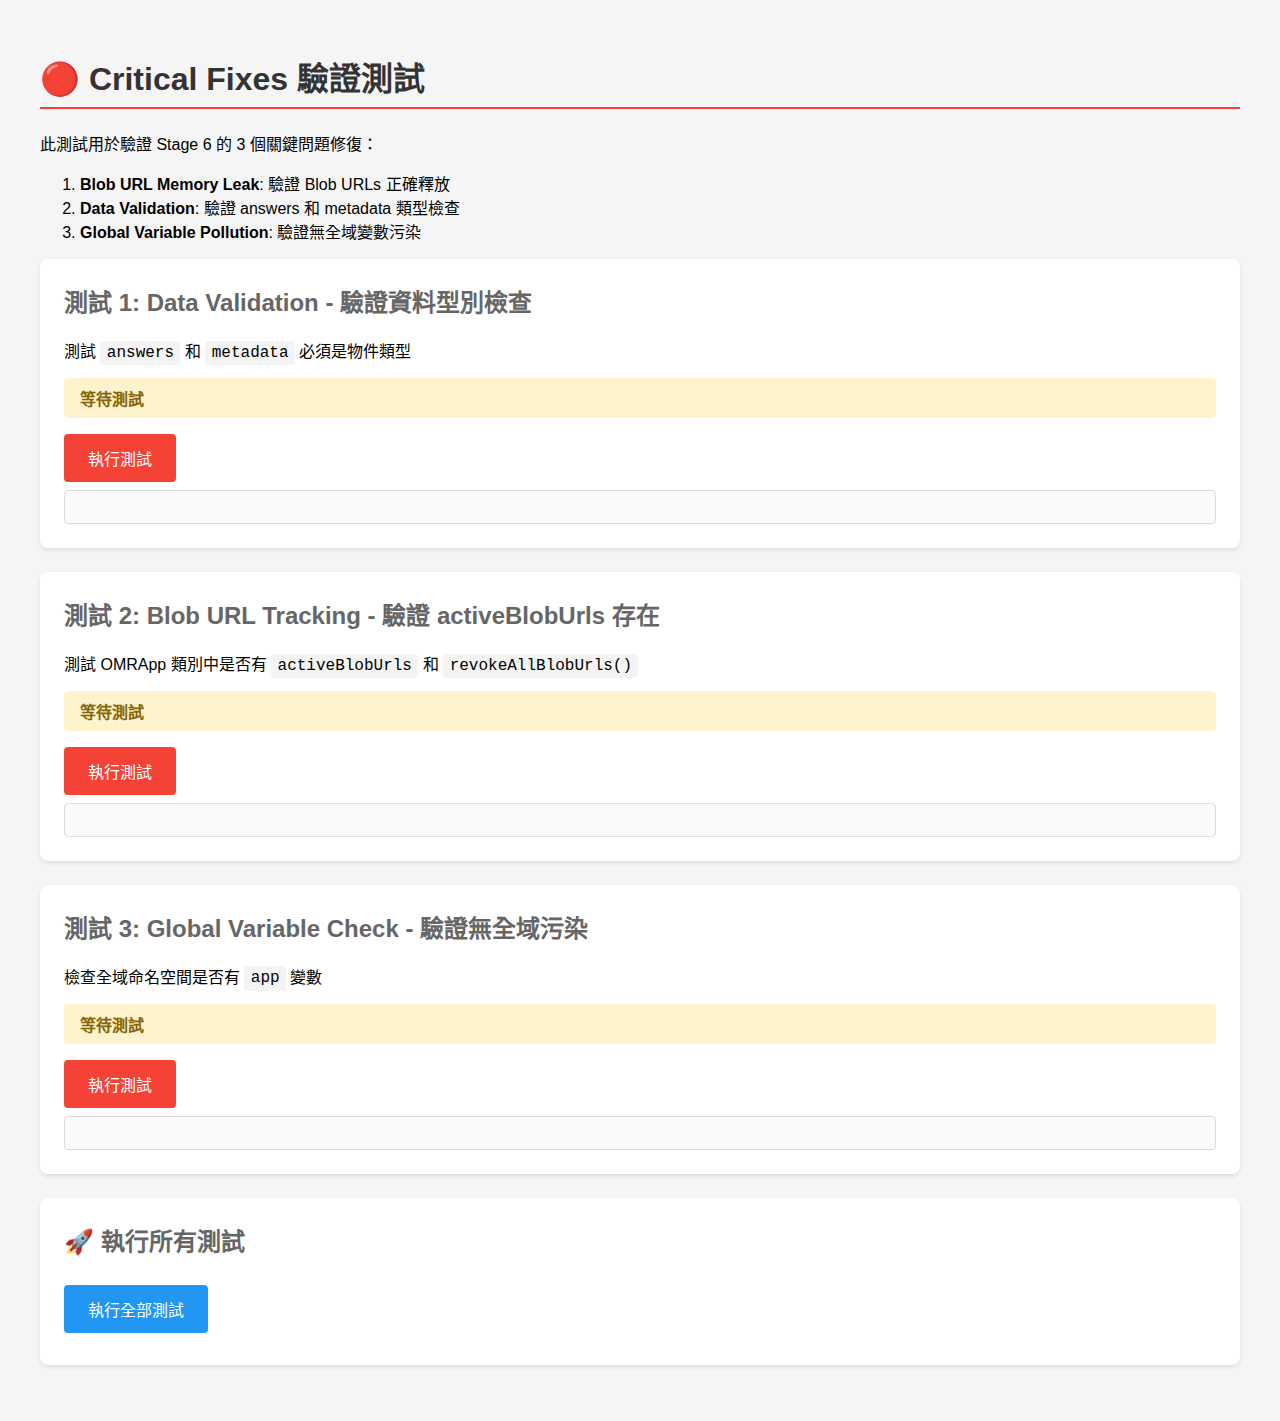
<file: serverless_web/tests/test-critical-fixes.html>
<!DOCTYPE html>
<html lang="zh-TW">
<head>
    <meta charset="UTF-8">
    <meta name="viewport" content="width=device-width, initial-scale=1.0">
    <title>Critical Fixes 驗證測試 - OMR Checker</title>
    <style>
        body {
            font-family: 'Segoe UI', Tahoma, Geneva, Verdana, sans-serif;
            max-width: 1200px;
            margin: 0 auto;
            padding: 2rem;
            background: #f5f5f5;
        }

        .test-section {
            background: white;
            padding: 1.5rem;
            margin-bottom: 1.5rem;
            border-radius: 8px;
            box-shadow: 0 2px 4px rgba(0,0,0,0.1);
        }

        h1 {
            color: #333;
            border-bottom: 2px solid #f44336;
            padding-bottom: 0.5rem;
        }

        h2 {
            color: #666;
            margin-top: 0;
        }

        .status {
            padding: 0.5rem 1rem;
            border-radius: 4px;
            margin: 0.5rem 0;
            font-weight: bold;
        }

        .status.pending {
            background: #FFF3CD;
            color: #856404;
        }

        .status.running {
            background: #D1ECF1;
            color: #0C5460;
        }

        .status.success {
            background: #D4EDDA;
            color: #155724;
        }

        .status.error {
            background: #F8D7DA;
            color: #721C24;
        }

        button {
            padding: 0.75rem 1.5rem;
            background: #f44336;
            color: white;
            border: none;
            border-radius: 4px;
            cursor: pointer;
            font-size: 1rem;
            margin: 0.5rem 0.5rem 0.5rem 0;
        }

        button:hover {
            background: #d32f2f;
        }

        button:disabled {
            background: #ccc;
            cursor: not-allowed;
        }

        .log {
            background: #f9f9f9;
            border: 1px solid #ddd;
            border-radius: 4px;
            padding: 1rem;
            max-height: 300px;
            overflow-y: auto;
            font-family: 'Courier New', monospace;
            font-size: 0.9rem;
        }

        .log-entry {
            margin: 0.25rem 0;
            padding: 0.25rem;
        }

        .log-entry.info { color: #0C5460; }
        .log-entry.success { color: #155724; }
        .log-entry.error { color: #721C24; }
        .log-entry.warn { color: #856404; }

        code {
            background: #f4f4f4;
            padding: 0.2rem 0.4rem;
            border-radius: 3px;
            font-family: 'Courier New', monospace;
        }
    </style>
</head>
<body>
    <h1>🔴 Critical Fixes 驗證測試</h1>
    <p>此測試用於驗證 Stage 6 的 3 個關鍵問題修復：</p>
    <ol>
        <li><strong>Blob URL Memory Leak</strong>: 驗證 Blob URLs 正確釋放</li>
        <li><strong>Data Validation</strong>: 驗證 answers 和 metadata 類型檢查</li>
        <li><strong>Global Variable Pollution</strong>: 驗證無全域變數污染</li>
    </ol>

    <!-- 測試 1: Data Validation -->
    <div class="test-section">
        <h2>測試 1: Data Validation - 驗證資料型別檢查</h2>
        <p>測試 <code>answers</code> 和 <code>metadata</code> 必須是物件類型</p>
        <div id="test1-status" class="status pending">等待測試</div>
        <button onclick="runTest1()">執行測試</button>
        <div id="test1-log" class="log"></div>
    </div>

    <!-- 測試 2: Blob URL Tracking -->
    <div class="test-section">
        <h2>測試 2: Blob URL Tracking - 驗證 activeBlobUrls 存在</h2>
        <p>測試 OMRApp 類別中是否有 <code>activeBlobUrls</code> 和 <code>revokeAllBlobUrls()</code></p>
        <div id="test2-status" class="status pending">等待測試</div>
        <button onclick="runTest2()">執行測試</button>
        <div id="test2-log" class="log"></div>
    </div>

    <!-- 測試 3: Global Variable Check -->
    <div class="test-section">
        <h2>測試 3: Global Variable Check - 驗證無全域污染</h2>
        <p>檢查全域命名空間是否有 <code>app</code> 變數</p>
        <div id="test3-status" class="status pending">等待測試</div>
        <button onclick="runTest3()">執行測試</button>
        <div id="test3-log" class="log"></div>
    </div>

    <!-- 執行所有測試 -->
    <div class="test-section">
        <h2>🚀 執行所有測試</h2>
        <button onclick="runAllTests()" style="background: #2196F3;">執行全部測試</button>
    </div>

    <script src="../assets/js/storage.js"></script>
    <script>
        // 測試工具函數
        function log(testId, message, type = 'info') {
            const logDiv = document.getElementById(`${testId}-log`);
            const entry = document.createElement('div');
            entry.className = `log-entry ${type}`;
            entry.textContent = `[${new Date().toLocaleTimeString()}] ${message}`;
            logDiv.appendChild(entry);
            logDiv.scrollTop = logDiv.scrollHeight;
        }

        function setStatus(testId, status, message) {
            const statusDiv = document.getElementById(`${testId}-status`);
            statusDiv.className = `status ${status}`;
            statusDiv.textContent = message;
        }

        // 建立測試用影像 Blob
        function createTestImageBlob() {
            return new Promise((resolve) => {
                const canvas = document.createElement('canvas');
                canvas.width = 100;
                canvas.height = 100;
                const ctx = canvas.getContext('2d');
                ctx.fillStyle = '#4CAF50';
                ctx.fillRect(0, 0, 100, 100);
                canvas.toBlob(resolve, 'image/png');
            });
        }

        // 測試 1: Data Validation
        async function runTest1() {
            const testId = 'test1';
            setStatus(testId, 'running', '測試進行中...');
            log(testId, '開始測試資料型別驗證', 'info');

            try {
                const storage = new OMRStorage();
                await storage.init();

                const imageBlob = await createTestImageBlob();
                let testsPassed = 0;
                let totalTests = 4;

                // 測試 1.1: answers 為 string (應該失敗)
                log(testId, '測試 1.1: answers 為 string', 'info');
                try {
                    await storage.saveResult({
                        originalImageBlob: imageBlob,
                        processedImageBlob: imageBlob,
                        answers: "invalid string",  // ❌ 應該拋出錯誤
                        score: 80,
                        templateName: 'test',
                        metadata: {}
                    });
                    log(testId, '✗ 測試 1.1 失敗: 應該拋出錯誤但沒有', 'error');
                } catch (error) {
                    if (error.message.includes('answers 必須是物件類型')) {
                        log(testId, '✓ 測試 1.1 通過: 正確捕捉到錯誤', 'success');
                        testsPassed++;
                    } else {
                        log(testId, `✗ 測試 1.1 失敗: 錯誤訊息不正確 - ${error.message}`, 'error');
                    }
                }

                // 測試 1.2: answers 為 array (應該失敗)
                log(testId, '測試 1.2: answers 為 array', 'info');
                try {
                    await storage.saveResult({
                        originalImageBlob: imageBlob,
                        processedImageBlob: imageBlob,
                        answers: ["A", "B", "C"],  // ❌ 應該拋出錯誤
                        score: 80,
                        templateName: 'test',
                        metadata: {}
                    });
                    log(testId, '✗ 測試 1.2 失敗: 應該拋出錯誤但沒有', 'error');
                } catch (error) {
                    if (error.message.includes('answers 必須是物件類型')) {
                        log(testId, '✓ 測試 1.2 通過: 正確捕捉到錯誤', 'success');
                        testsPassed++;
                    } else {
                        log(testId, `✗ 測試 1.2 失敗: 錯誤訊息不正確 - ${error.message}`, 'error');
                    }
                }

                // 測試 1.3: metadata 為 string (應該失敗)
                log(testId, '測試 1.3: metadata 為 string', 'info');
                try {
                    await storage.saveResult({
                        originalImageBlob: imageBlob,
                        processedImageBlob: imageBlob,
                        answers: {},
                        score: 80,
                        templateName: 'test',
                        metadata: "invalid string"  // ❌ 應該拋出錯誤
                    });
                    log(testId, '✗ 測試 1.3 失敗: 應該拋出錯誤但沒有', 'error');
                } catch (error) {
                    if (error.message.includes('metadata 必須是物件類型')) {
                        log(testId, '✓ 測試 1.3 通過: 正確捕捉到錯誤', 'success');
                        testsPassed++;
                    } else {
                        log(testId, `✗ 測試 1.3 失敗: 錯誤訊息不正確 - ${error.message}`, 'error');
                    }
                }

                // 測試 1.4: 正確的物件類型 (應該成功)
                log(testId, '測試 1.4: 正確的物件類型', 'info');
                try {
                    const id = await storage.saveResult({
                        originalImageBlob: imageBlob,
                        processedImageBlob: imageBlob,
                        answers: { 1: 'A', 2: 'B' },  // ✓ 正確
                        score: 80,
                        templateName: 'test',
                        metadata: { testName: 'Test 1.4' }  // ✓ 正確
                    });
                    log(testId, `✓ 測試 1.4 通過: 成功儲存，ID: ${id}`, 'success');
                    testsPassed++;

                    // 清理
                    await storage.deleteResult(id);
                } catch (error) {
                    log(testId, `✗ 測試 1.4 失敗: ${error.message}`, 'error');
                }

                // 總結
                if (testsPassed === totalTests) {
                    log(testId, `✅ 所有子測試通過 (${testsPassed}/${totalTests})`, 'success');
                    setStatus(testId, 'success', '✓ 測試通過');
                } else {
                    log(testId, `⚠ 部分測試失敗 (${testsPassed}/${totalTests})`, 'warn');
                    setStatus(testId, 'error', `✗ 部分測試失敗 (${testsPassed}/${totalTests})`);
                }

            } catch (error) {
                log(testId, `✗ 錯誤: ${error.message}`, 'error');
                setStatus(testId, 'error', '✗ 測試失敗');
            }
        }

        // 測試 2: Blob URL Tracking
        async function runTest2() {
            const testId = 'test2';
            setStatus(testId, 'running', '測試進行中...');
            log(testId, '開始測試 Blob URL 追蹤機制', 'info');

            try {
                // 檢查 app.js 是否已載入 (透過檢查全域是否有相關函數或類別)
                log(testId, '注意: 此測試需要在主應用程式中執行才能完整驗證', 'warn');
                log(testId, '目前僅檢查程式碼結構', 'info');

                // 透過 fetch 讀取 app.js 程式碼並檢查
                const response = await fetch('../assets/js/app.js');
                const appJsCode = await response.text();

                let testsPassed = 0;
                let totalTests = 3;

                // 檢查 1: activeBlobUrls 存在
                if (appJsCode.includes('this.activeBlobUrls = new Set()')) {
                    log(testId, '✓ 找到 activeBlobUrls 初始化', 'success');
                    testsPassed++;
                } else {
                    log(testId, '✗ 未找到 activeBlobUrls 初始化', 'error');
                }

                // 檢查 2: revokeAllBlobUrls 方法存在
                if (appJsCode.includes('revokeAllBlobUrls()')) {
                    log(testId, '✓ 找到 revokeAllBlobUrls() 方法', 'success');
                    testsPassed++;
                } else {
                    log(testId, '✗ 未找到 revokeAllBlobUrls() 方法', 'error');
                }

                // 檢查 3: renderHistoryList 中呼叫 revokeAllBlobUrls
                if (appJsCode.includes('this.revokeAllBlobUrls()') &&
                    appJsCode.includes('renderHistoryList(results)')) {
                    log(testId, '✓ renderHistoryList 中呼叫 revokeAllBlobUrls', 'success');
                    testsPassed++;
                } else {
                    log(testId, '✗ renderHistoryList 中未呼叫 revokeAllBlobUrls', 'error');
                }

                // 總結
                if (testsPassed === totalTests) {
                    log(testId, `✅ 所有檢查通過 (${testsPassed}/${totalTests})`, 'success');
                    setStatus(testId, 'success', '✓ 測試通過');
                } else {
                    log(testId, `⚠ 部分檢查失敗 (${testsPassed}/${totalTests})`, 'warn');
                    setStatus(testId, 'error', `✗ 部分檢查失敗 (${testsPassed}/${totalTests})`);
                }

            } catch (error) {
                log(testId, `✗ 錯誤: ${error.message}`, 'error');
                setStatus(testId, 'error', '✗ 測試失敗');
            }
        }

        // 測試 3: Global Variable Check
        async function runTest3() {
            const testId = 'test3';
            setStatus(testId, 'running', '測試進行中...');
            log(testId, '開始檢查全域變數污染', 'info');

            try {
                // 透過 fetch 讀取 app.js 程式碼並檢查
                const response = await fetch('../assets/js/app.js');
                const appJsCode = await response.text();

                let testsPassed = 0;
                let totalTests = 3;

                // 檢查 1: 不應有 "let app;" 或 "var app;" 在全域範圍
                if (!appJsCode.includes('let app;') && !appJsCode.includes('var app;')) {
                    log(testId, '✓ 未找到全域 app 變數宣告', 'success');
                    testsPassed++;
                } else {
                    log(testId, '✗ 找到全域 app 變數宣告', 'error');
                }

                // 檢查 2: 不應有 onclick="app.xxx" 的 inline handler
                if (!appJsCode.includes('onclick="app.')) {
                    log(testId, '✓ 未找到 inline onclick handler', 'success');
                    testsPassed++;
                } else {
                    log(testId, '✗ 找到 inline onclick handler', 'error');
                }

                // 檢查 3: 應使用事件委派 (addEventListener with event delegation)
                if (appJsCode.includes('this.elements.historyList.addEventListener(\'click\'')) {
                    log(testId, '✓ 找到事件委派實作', 'success');
                    testsPassed++;
                } else {
                    log(testId, '✗ 未找到事件委派實作', 'error');
                }

                // 總結
                if (testsPassed === totalTests) {
                    log(testId, `✅ 所有檢查通過 (${testsPassed}/${totalTests})`, 'success');
                    setStatus(testId, 'success', '✓ 測試通過');
                } else {
                    log(testId, `⚠ 部分檢查失敗 (${testsPassed}/${totalTests})`, 'warn');
                    setStatus(testId, 'error', `✗ 部分檢查失敗 (${testsPassed}/${totalTests})`);
                }

            } catch (error) {
                log(testId, `✗ 錯誤: ${error.message}`, 'error');
                setStatus(testId, 'error', '✗ 測試失敗');
            }
        }

        // 執行所有測試
        async function runAllTests() {
            console.log('🚀 開始執行所有 Critical Fixes 測試');

            await runTest1();
            await new Promise(resolve => setTimeout(resolve, 500));

            await runTest2();
            await new Promise(resolve => setTimeout(resolve, 500));

            await runTest3();

            console.log('✅ 所有測試執行完成');
            alert('所有測試執行完成！請檢查結果。');
        }
    </script>
</body>
</html>
</file>
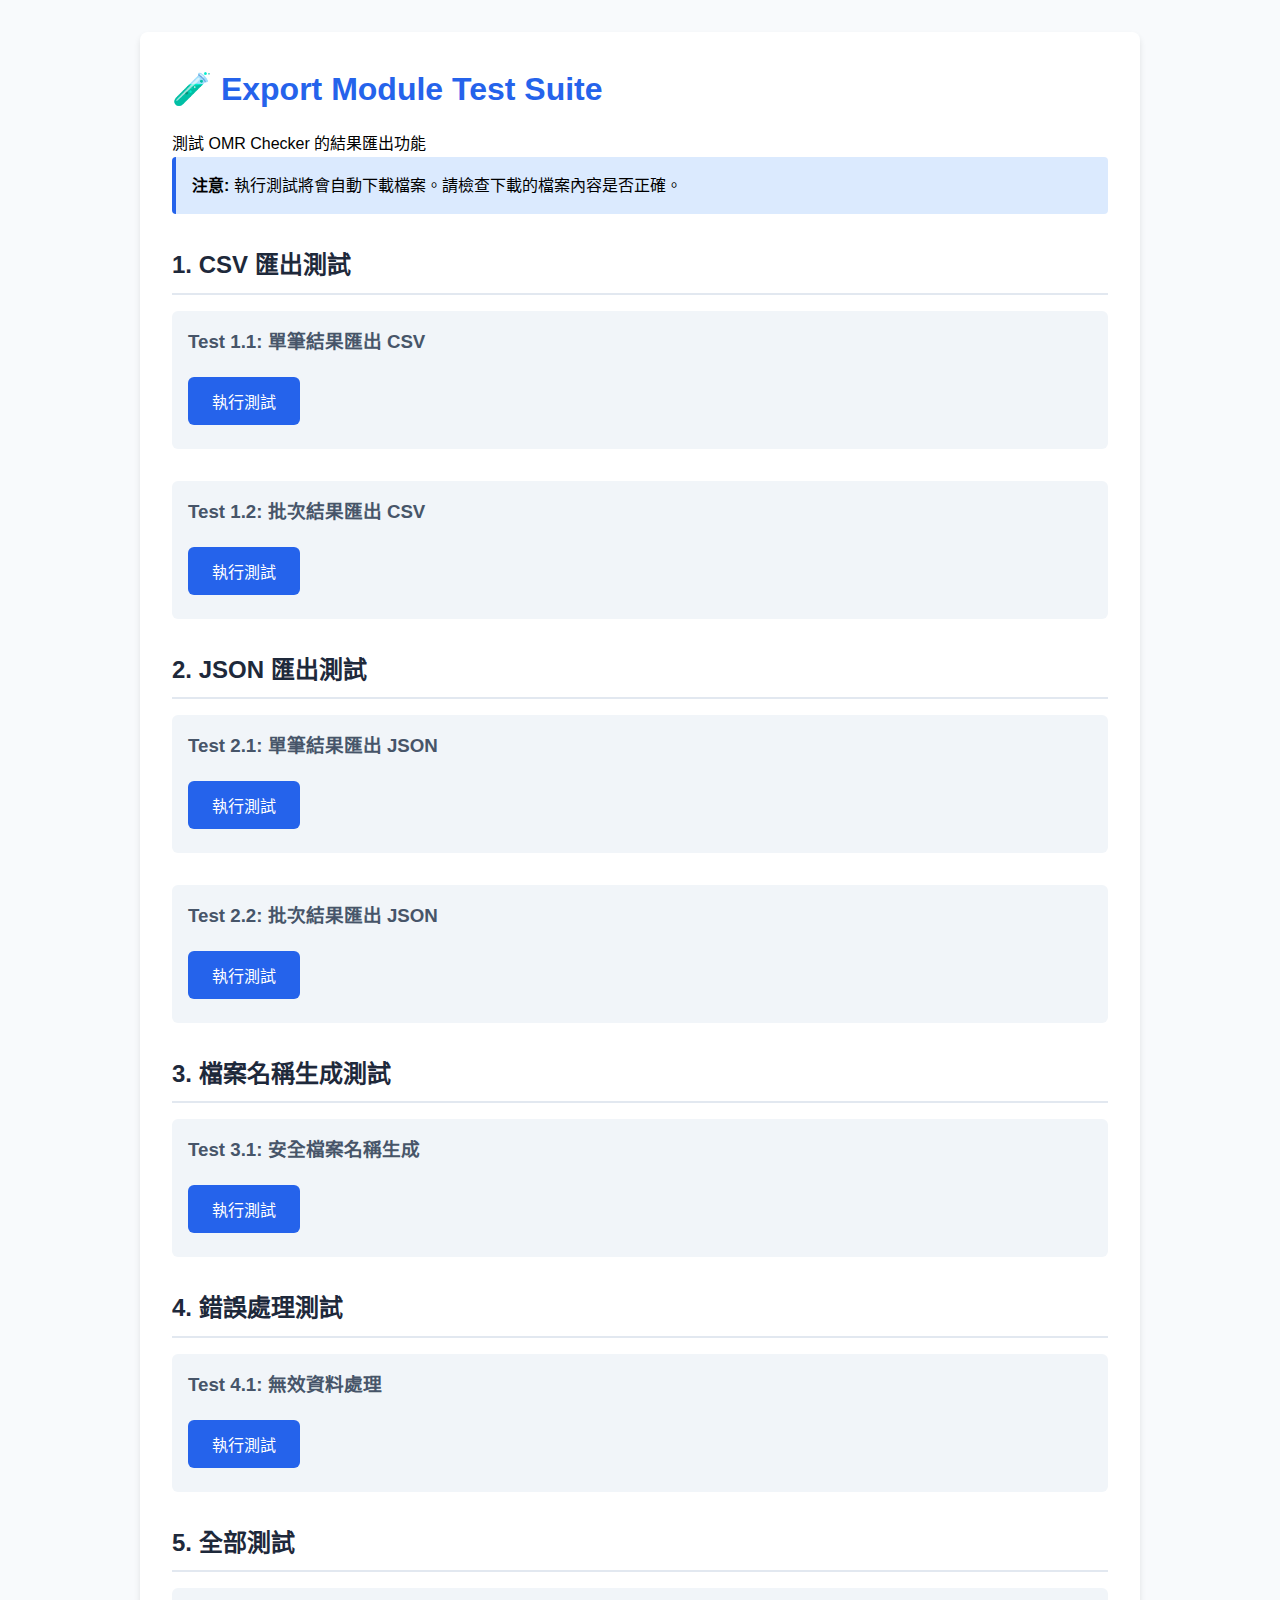
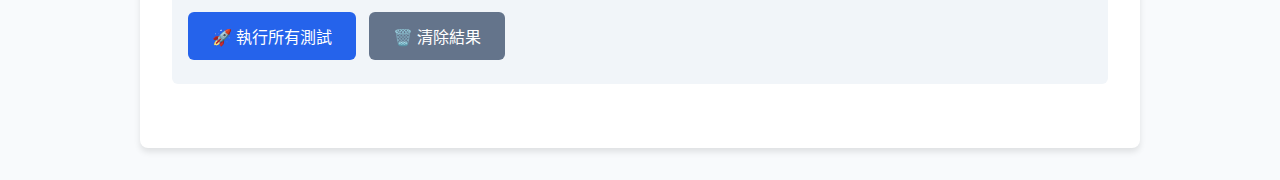
<file: serverless_web/tests/test-export.html>
<!DOCTYPE html>
<html lang="zh-TW">
<head>
    <meta charset="UTF-8">
    <meta name="viewport" content="width=device-width, initial-scale=1.0">
    <title>Export Module Test</title>
    <style>
        * {
            margin: 0;
            padding: 0;
            box-sizing: border-box;
        }

        body {
            font-family: -apple-system, BlinkMacSystemFont, 'Segoe UI', sans-serif;
            padding: 2rem;
            background: #f8fafc;
            line-height: 1.6;
        }

        .container {
            max-width: 1000px;
            margin: 0 auto;
            background: white;
            padding: 2rem;
            border-radius: 8px;
            box-shadow: 0 4px 6px rgba(0,0,0,0.1);
        }

        h1 {
            color: #2563eb;
            margin-bottom: 1rem;
        }

        h2 {
            color: #1e293b;
            margin-top: 2rem;
            margin-bottom: 1rem;
            padding-bottom: 0.5rem;
            border-bottom: 2px solid #e2e8f0;
        }

        .test-section {
            margin-bottom: 2rem;
            padding: 1rem;
            background: #f1f5f9;
            border-radius: 6px;
        }

        .test-section h3 {
            color: #475569;
            margin-bottom: 0.75rem;
        }

        button {
            padding: 0.75rem 1.5rem;
            background: #2563eb;
            color: white;
            border: none;
            border-radius: 6px;
            cursor: pointer;
            font-size: 1rem;
            margin: 0.5rem 0.5rem 0.5rem 0;
            transition: background 0.3s;
        }

        button:hover {
            background: #1d4ed8;
        }

        button.secondary {
            background: #64748b;
        }

        button.secondary:hover {
            background: #475569;
        }

        .test-result {
            margin-top: 1rem;
            padding: 1rem;
            background: white;
            border-radius: 4px;
            border-left: 4px solid #10b981;
        }

        .test-result.error {
            border-left-color: #ef4444;
            background: #fef2f2;
        }

        .test-result pre {
            background: #1e293b;
            color: #f1f5f9;
            padding: 1rem;
            border-radius: 4px;
            overflow-x: auto;
            font-size: 0.9rem;
            margin-top: 0.5rem;
        }

        .info {
            background: #dbeafe;
            border-left: 4px solid #2563eb;
            padding: 1rem;
            border-radius: 4px;
            margin-bottom: 1rem;
        }

        .success {
            color: #10b981;
            font-weight: 600;
        }

        .error {
            color: #ef4444;
            font-weight: 600;
        }
    </style>
</head>
<body>
    <div class="container">
        <h1>🧪 Export Module Test Suite</h1>
        <p>測試 OMR Checker 的結果匯出功能</p>

        <div class="info">
            <strong>注意:</strong> 執行測試將會自動下載檔案。請檢查下載的檔案內容是否正確。
        </div>

        <h2>1. CSV 匯出測試</h2>

        <div class="test-section">
            <h3>Test 1.1: 單筆結果匯出 CSV</h3>
            <button onclick="testSingleCSVExport()">執行測試</button>
            <div id="test-1-1-result"></div>
        </div>

        <div class="test-section">
            <h3>Test 1.2: 批次結果匯出 CSV</h3>
            <button onclick="testBatchCSVExport()">執行測試</button>
            <div id="test-1-2-result"></div>
        </div>

        <h2>2. JSON 匯出測試</h2>

        <div class="test-section">
            <h3>Test 2.1: 單筆結果匯出 JSON</h3>
            <button onclick="testSingleJSONExport()">執行測試</button>
            <div id="test-2-1-result"></div>
        </div>

        <div class="test-section">
            <h3>Test 2.2: 批次結果匯出 JSON</h3>
            <button onclick="testBatchJSONExport()">執行測試</button>
            <div id="test-2-2-result"></div>
        </div>

        <h2>3. 檔案名稱生成測試</h2>

        <div class="test-section">
            <h3>Test 3.1: 安全檔案名稱生成</h3>
            <button onclick="testSafeFileName()">執行測試</button>
            <div id="test-3-1-result"></div>
        </div>

        <h2>4. 錯誤處理測試</h2>

        <div class="test-section">
            <h3>Test 4.1: 無效資料處理</h3>
            <button onclick="testInvalidData()">執行測試</button>
            <div id="test-4-1-result"></div>
        </div>

        <h2>5. 全部測試</h2>

        <div class="test-section">
            <button onclick="runAllTests()">🚀 執行所有測試</button>
            <button class="secondary" onclick="clearResults()">🗑️ 清除結果</button>
        </div>
    </div>

    <!-- 載入 export.js -->
    <script src="../assets/js/export.js"></script>

    <script>
        // 測試資料生成器
        function generateMockResult() {
            return {
                omr: {
                    answers: {
                        '1': ['A'],
                        '2': ['B'],
                        '3': ['C'],
                        '4': ['D'],
                        '5': ['A']
                    },
                    scoring: {
                        score: 80,
                        totalPoints: 100,
                        percentage: 80,
                        totalQuestions: 5,
                        correctCount: 4,
                        incorrectCount: 1,
                        unansweredCount: 0,
                        details: {
                            '1': { student: 'A', correct: 'A', isCorrect: true, status: 'correct' },
                            '2': { student: 'B', correct: 'C', isCorrect: false, status: 'incorrect' },
                            '3': { student: 'C', correct: 'C', isCorrect: true, status: 'correct' },
                            '4': { student: 'D', correct: 'D', isCorrect: true, status: 'correct' },
                            '5': { student: 'A', correct: 'A', isCorrect: true, status: 'correct' }
                        }
                    }
                }
            };
        }

        function generateMockTemplate() {
            return {
                name: '標準測驗模板',
                totalQuestions: 5
            };
        }

        function generateMockBatchResults() {
            return [
                {
                    id: 1,
                    timestamp: new Date('2025-10-05T10:00:00'),
                    templateName: '標準測驗模板',
                    answers: { '1': ['A'], '2': ['B'] },
                    score: 85,
                    metadata: { fileName: 'test1.jpg' }
                },
                {
                    id: 2,
                    timestamp: new Date('2025-10-05T11:00:00'),
                    templateName: '標準測驗模板',
                    answers: { '1': ['C'], '2': ['D'] },
                    score: 90,
                    metadata: { fileName: 'test2.jpg' }
                }
            ];
        }

        // 測試函數
        function testSingleCSVExport() {
            const resultDiv = document.getElementById('test-1-1-result');
            try {
                const result = generateMockResult();
                const template = generateMockTemplate();

                OMRExporter.exportToCSV(result, template, 'test-single-result.csv');

                resultDiv.innerHTML = '<div class="test-result"><span class="success">✓ 測試通過</span><p>請檢查下載的 CSV 檔案內容</p></div>';
            } catch (error) {
                resultDiv.innerHTML = `<div class="test-result error"><span class="error">✗ 測試失敗</span><p>${error.message}</p></div>`;
            }
        }

        function testBatchCSVExport() {
            const resultDiv = document.getElementById('test-1-2-result');
            try {
                const results = generateMockBatchResults();

                OMRExporter.exportBatchToCSV(results, 'test-batch-results.csv');

                resultDiv.innerHTML = '<div class="test-result"><span class="success">✓ 測試通過</span><p>請檢查下載的 CSV 檔案內容</p></div>';
            } catch (error) {
                resultDiv.innerHTML = `<div class="test-result error"><span class="error">✗ 測試失敗</span><p>${error.message}</p></div>`;
            }
        }

        function testSingleJSONExport() {
            const resultDiv = document.getElementById('test-2-1-result');
            try {
                const result = generateMockResult();
                const template = generateMockTemplate();
                const metadata = { fileName: 'test.jpg', fileSize: 1024000 };

                OMRExporter.exportToJSON(result, template, metadata, 'test-single-result.json');

                resultDiv.innerHTML = '<div class="test-result"><span class="success">✓ 測試通過</span><p>請檢查下載的 JSON 檔案內容</p></div>';
            } catch (error) {
                resultDiv.innerHTML = `<div class="test-result error"><span class="error">✗ 測試失敗</span><p>${error.message}</p></div>`;
            }
        }

        function testBatchJSONExport() {
            const resultDiv = document.getElementById('test-2-2-result');
            try {
                const results = generateMockBatchResults();

                OMRExporter.exportBatchToJSON(results, 'test-batch-results.json');

                resultDiv.innerHTML = '<div class="test-result"><span class="success">✓ 測試通過</span><p>請檢查下載的 JSON 檔案內容</p></div>';
            } catch (error) {
                resultDiv.innerHTML = `<div class="test-result error"><span class="error">✗ 測試失敗</span><p>${error.message}</p></div>`;
            }
        }

        function testSafeFileName() {
            const resultDiv = document.getElementById('test-3-1-result');
            try {
                const testCases = [
                    { input: '測試檔案', expected: /^測試檔案_\d{4}-\d{2}-\d{2}T\d{2}-\d{2}-\d{2}\.csv$/ },
                    { input: 'test@#$%file', expected: /^test____file_\d{4}-\d{2}-\d{2}T\d{2}-\d{2}-\d{2}\.json$/ },
                    { input: '中文English123', expected: /^中文English123_\d{4}-\d{2}-\d{2}T\d{2}-\d{2}-\d{2}\.txt$/ }
                ];

                let allPassed = true;
                let results = '<div class="test-result"><pre>';

                testCases.forEach((testCase, index) => {
                    const ext = index === 0 ? 'csv' : index === 1 ? 'json' : 'txt';
                    const fileName = OMRExporter.generateSafeFileName(testCase.input, ext);
                    const passed = testCase.expected.test(fileName);

                    results += `Test ${index + 1}: ${testCase.input}\n`;
                    results += `  生成檔名: ${fileName}\n`;
                    results += `  結果: ${passed ? '✓ 通過' : '✗ 失敗'}\n\n`;

                    if (!passed) allPassed = false;
                });

                results += '</pre>';
                results += allPassed ? '<span class="success">✓ 所有測試通過</span>' : '<span class="error">✗ 部分測試失敗</span>';
                results += '</div>';

                resultDiv.innerHTML = results;
            } catch (error) {
                resultDiv.innerHTML = `<div class="test-result error"><span class="error">✗ 測試失敗</span><p>${error.message}</p></div>`;
            }
        }

        function testInvalidData() {
            const resultDiv = document.getElementById('test-4-1-result');
            let results = '<div class="test-result"><pre>';
            let allPassed = true;

            // Test 1: null result
            try {
                OMRExporter.exportToCSV(null, null, 'test.csv');
                results += 'Test 1 (null result): ✗ 應拋出錯誤但未拋出\n';
                allPassed = false;
            } catch (error) {
                results += 'Test 1 (null result): ✓ 正確拋出錯誤\n';
            }

            // Test 2: result without omr
            try {
                OMRExporter.exportToCSV({}, null, 'test.csv');
                results += 'Test 2 (no omr): ✗ 應拋出錯誤但未拋出\n';
                allPassed = false;
            } catch (error) {
                results += 'Test 2 (no omr): ✓ 正確拋出錯誤\n';
            }

            // Test 3: empty array for batch
            try {
                OMRExporter.exportBatchToCSV([], 'test.csv');
                results += 'Test 3 (empty array): ✗ 應拋出錯誤但未拋出\n';
                allPassed = false;
            } catch (error) {
                results += 'Test 3 (empty array): ✓ 正確拋出錯誤\n';
            }

            // Test 4: non-array for batch
            try {
                OMRExporter.exportBatchToJSON('not an array', 'test.json');
                results += 'Test 4 (non-array): ✗ 應拋出錯誤但未拋出\n';
                allPassed = false;
            } catch (error) {
                results += 'Test 4 (non-array): ✓ 正確拋出錯誤\n';
            }

            results += '</pre>';
            results += allPassed ? '<span class="success">✓ 所有測試通過</span>' : '<span class="error">✗ 部分測試失敗</span>';
            results += '</div>';

            resultDiv.innerHTML = results;
        }

        function runAllTests() {
            console.log('🚀 開始執行所有測試...');

            // 注意：這裡不自動觸發下載測試，避免一次下載太多檔案
            // 只執行不需要下載的測試
            testSafeFileName();
            testInvalidData();

            alert('部分測試已完成！請手動執行下載測試以檢查匯出功能。');
        }

        function clearResults() {
            const resultDivs = document.querySelectorAll('[id$="-result"]');
            resultDivs.forEach(div => div.innerHTML = '');
        }

        // 頁面載入時顯示資訊
        window.addEventListener('load', () => {
            console.log('✅ Export Module 測試頁面已載入');
            console.log('📦 OMRExporter 類別:', typeof OMRExporter);
        });
    </script>
</body>
</html>
</file>
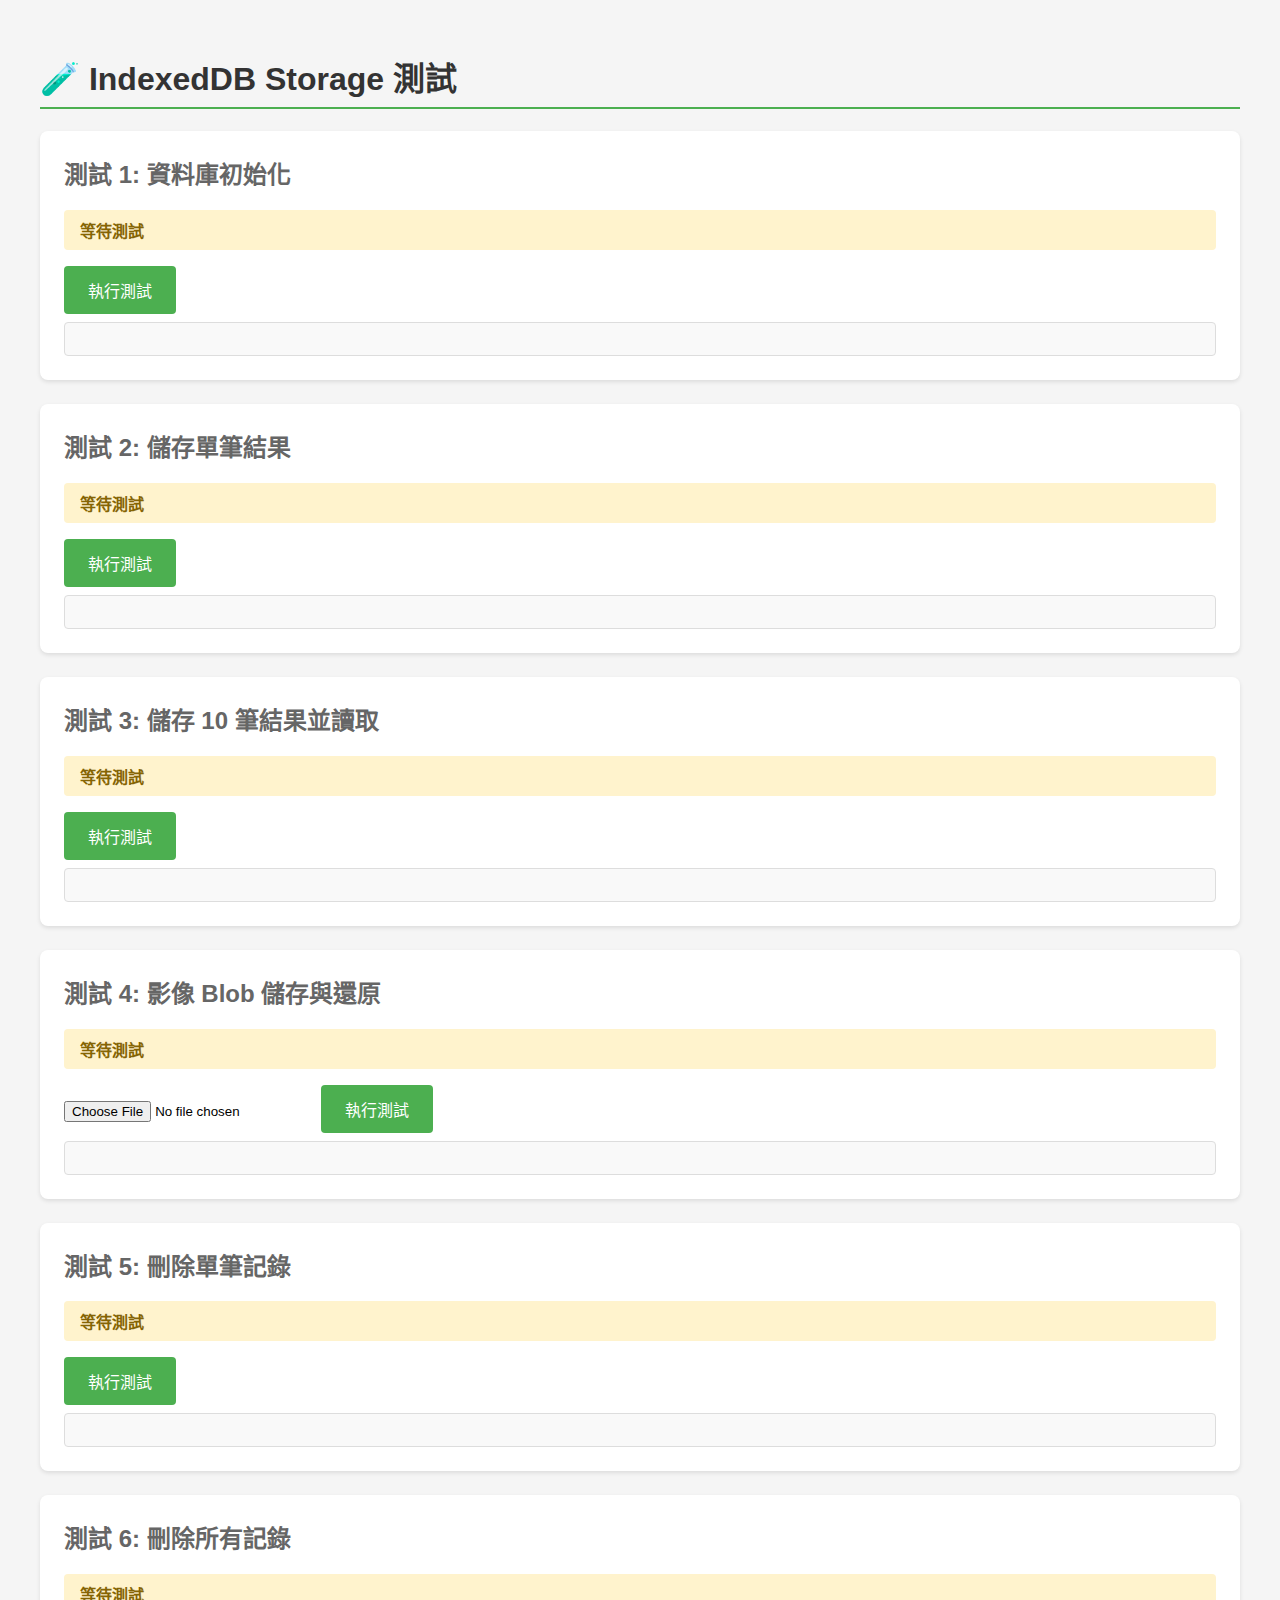
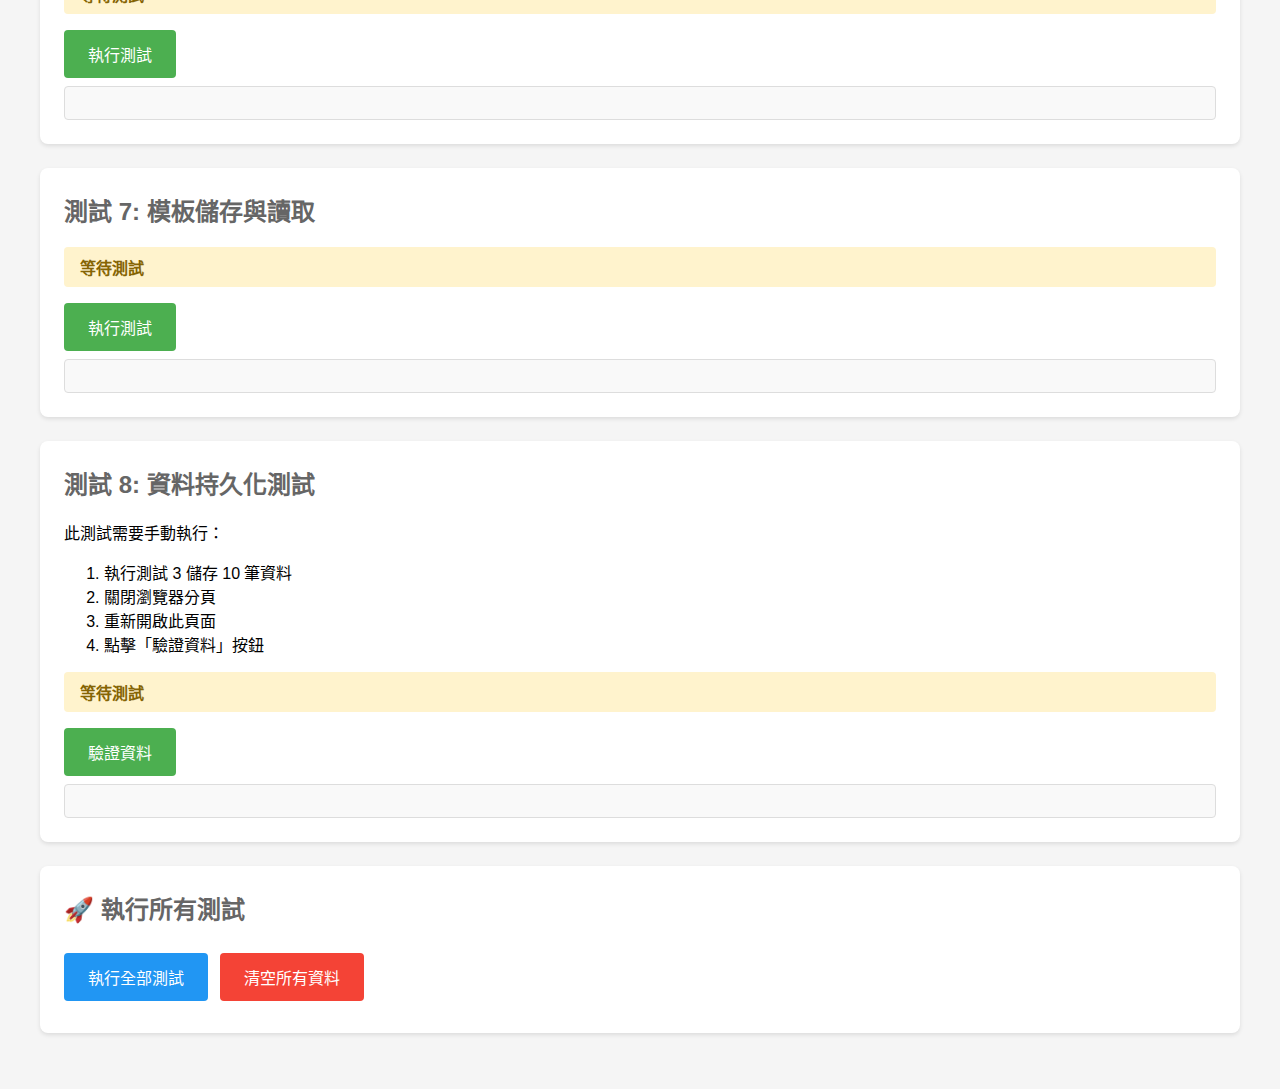
<file: serverless_web/tests/test-storage.html>
<!DOCTYPE html>
<html lang="zh-TW">
<head>
    <meta charset="UTF-8">
    <meta name="viewport" content="width=device-width, initial-scale=1.0">
    <title>IndexedDB Storage 測試 - OMR Checker</title>
    <style>
        body {
            font-family: 'Segoe UI', Tahoma, Geneva, Verdana, sans-serif;
            max-width: 1200px;
            margin: 0 auto;
            padding: 2rem;
            background: #f5f5f5;
        }

        .test-section {
            background: white;
            padding: 1.5rem;
            margin-bottom: 1.5rem;
            border-radius: 8px;
            box-shadow: 0 2px 4px rgba(0,0,0,0.1);
        }

        h1 {
            color: #333;
            border-bottom: 2px solid #4CAF50;
            padding-bottom: 0.5rem;
        }

        h2 {
            color: #666;
            margin-top: 0;
        }

        .status {
            padding: 0.5rem 1rem;
            border-radius: 4px;
            margin: 0.5rem 0;
            font-weight: bold;
        }

        .status.pending {
            background: #FFF3CD;
            color: #856404;
        }

        .status.running {
            background: #D1ECF1;
            color: #0C5460;
        }

        .status.success {
            background: #D4EDDA;
            color: #155724;
        }

        .status.error {
            background: #F8D7DA;
            color: #721C24;
        }

        button {
            padding: 0.75rem 1.5rem;
            background: #4CAF50;
            color: white;
            border: none;
            border-radius: 4px;
            cursor: pointer;
            font-size: 1rem;
            margin: 0.5rem 0.5rem 0.5rem 0;
        }

        button:hover {
            background: #45a049;
        }

        button:disabled {
            background: #ccc;
            cursor: not-allowed;
        }

        .log {
            background: #f9f9f9;
            border: 1px solid #ddd;
            border-radius: 4px;
            padding: 1rem;
            max-height: 300px;
            overflow-y: auto;
            font-family: 'Courier New', monospace;
            font-size: 0.9rem;
        }

        .log-entry {
            margin: 0.25rem 0;
            padding: 0.25rem;
        }

        .log-entry.info { color: #0C5460; }
        .log-entry.success { color: #155724; }
        .log-entry.error { color: #721C24; }
        .log-entry.warn { color: #856404; }

        .results-table {
            width: 100%;
            border-collapse: collapse;
            margin-top: 1rem;
        }

        .results-table th,
        .results-table td {
            border: 1px solid #ddd;
            padding: 0.5rem;
            text-align: left;
        }

        .results-table th {
            background: #4CAF50;
            color: white;
        }

        .thumbnail {
            max-width: 100px;
            max-height: 100px;
        }
    </style>
</head>
<body>
    <h1>🧪 IndexedDB Storage 測試</h1>

    <!-- 測試 1: 資料庫初始化 -->
    <div class="test-section">
        <h2>測試 1: 資料庫初始化</h2>
        <div id="test1-status" class="status pending">等待測試</div>
        <button onclick="runTest1()">執行測試</button>
        <div id="test1-log" class="log"></div>
    </div>

    <!-- 測試 2: 儲存單筆結果 -->
    <div class="test-section">
        <h2>測試 2: 儲存單筆結果</h2>
        <div id="test2-status" class="status pending">等待測試</div>
        <button onclick="runTest2()">執行測試</button>
        <div id="test2-log" class="log"></div>
    </div>

    <!-- 測試 3: 儲存 10 筆結果並讀取 -->
    <div class="test-section">
        <h2>測試 3: 儲存 10 筆結果並讀取</h2>
        <div id="test3-status" class="status pending">等待測試</div>
        <button onclick="runTest3()">執行測試</button>
        <div id="test3-log" class="log"></div>
        <div id="test3-results"></div>
    </div>

    <!-- 測試 4: 影像 Blob 儲存與還原 -->
    <div class="test-section">
        <h2>測試 4: 影像 Blob 儲存與還原</h2>
        <div id="test4-status" class="status pending">等待測試</div>
        <input type="file" id="test4-file" accept="image/*">
        <button onclick="runTest4()">執行測試</button>
        <div id="test4-log" class="log"></div>
        <div id="test4-results"></div>
    </div>

    <!-- 測試 5: 刪除單筆記錄 -->
    <div class="test-section">
        <h2>測試 5: 刪除單筆記錄</h2>
        <div id="test5-status" class="status pending">等待測試</div>
        <button onclick="runTest5()">執行測試</button>
        <div id="test5-log" class="log"></div>
    </div>

    <!-- 測試 6: 刪除所有記錄 -->
    <div class="test-section">
        <h2>測試 6: 刪除所有記錄</h2>
        <div id="test6-status" class="status pending">等待測試</div>
        <button onclick="runTest6()">執行測試</button>
        <div id="test6-log" class="log"></div>
    </div>

    <!-- 測試 7: 模板儲存與讀取 -->
    <div class="test-section">
        <h2>測試 7: 模板儲存與讀取</h2>
        <div id="test7-status" class="status pending">等待測試</div>
        <button onclick="runTest7()">執行測試</button>
        <div id="test7-log" class="log"></div>
    </div>

    <!-- 測試 8: 資料持久化測試 -->
    <div class="test-section">
        <h2>測試 8: 資料持久化測試</h2>
        <p>此測試需要手動執行：</p>
        <ol>
            <li>執行測試 3 儲存 10 筆資料</li>
            <li>關閉瀏覽器分頁</li>
            <li>重新開啟此頁面</li>
            <li>點擊「驗證資料」按鈕</li>
        </ol>
        <div id="test8-status" class="status pending">等待測試</div>
        <button onclick="runTest8()">驗證資料</button>
        <div id="test8-log" class="log"></div>
    </div>

    <!-- 執行所有測試 -->
    <div class="test-section">
        <h2>🚀 執行所有測試</h2>
        <button onclick="runAllTests()" style="background: #2196F3;">執行全部測試</button>
        <button onclick="clearAllData()" style="background: #f44336;">清空所有資料</button>
    </div>

    <script src="../assets/js/storage.js"></script>
    <script>
        // 測試工具函數
        function log(testId, message, type = 'info') {
            const logDiv = document.getElementById(`${testId}-log`);
            const entry = document.createElement('div');
            entry.className = `log-entry ${type}`;
            entry.textContent = `[${new Date().toLocaleTimeString()}] ${message}`;
            logDiv.appendChild(entry);
            logDiv.scrollTop = logDiv.scrollHeight;
        }

        function setStatus(testId, status, message) {
            const statusDiv = document.getElementById(`${testId}-status`);
            statusDiv.className = `status ${status}`;
            statusDiv.textContent = message;
        }

        // 建立測試用影像 Blob
        function createTestImageBlob() {
            return new Promise((resolve) => {
                const canvas = document.createElement('canvas');
                canvas.width = 200;
                canvas.height = 200;
                const ctx = canvas.getContext('2d');

                // 繪製簡單圖案
                ctx.fillStyle = '#4CAF50';
                ctx.fillRect(0, 0, 200, 200);
                ctx.fillStyle = 'white';
                ctx.font = '40px Arial';
                ctx.fillText('TEST', 50, 100);

                canvas.toBlob(resolve, 'image/png');
            });
        }

        // 測試 1: 資料庫初始化
        async function runTest1() {
            const testId = 'test1';
            setStatus(testId, 'running', '測試進行中...');
            log(testId, '開始測試資料庫初始化', 'info');

            try {
                const storage = new OMRStorage();
                await storage.init();

                log(testId, '✓ 資料庫初始化成功', 'success');
                log(testId, `資料庫名稱: ${storage.DB_NAME}`, 'info');
                log(testId, `資料庫版本: ${storage.DB_VERSION}`, 'info');

                setStatus(testId, 'success', '✓ 測試通過');
            } catch (error) {
                log(testId, `✗ 錯誤: ${error.message}`, 'error');
                setStatus(testId, 'error', '✗ 測試失敗');
            }
        }

        // 測試 2: 儲存單筆結果
        async function runTest2() {
            const testId = 'test2';
            setStatus(testId, 'running', '測試進行中...');
            log(testId, '開始測試儲存單筆結果', 'info');

            try {
                const storage = new OMRStorage();
                await storage.init();

                const imageBlob = await createTestImageBlob();

                const testResult = {
                    originalImageBlob: imageBlob,
                    processedImageBlob: imageBlob,
                    answers: { 1: 'A', 2: 'B', 3: 'C' },
                    score: 85,
                    templateName: 'default',
                    metadata: { testName: 'Test 2' }
                };

                log(testId, '建立測試資料...', 'info');
                const id = await storage.saveResult(testResult);

                log(testId, `✓ 儲存成功，ID: ${id}`, 'success');

                // 讀取剛儲存的資料
                const saved = await storage.getResultById(id);
                log(testId, `✓ 讀取成功`, 'success');
                log(testId, `分數: ${saved.score}`, 'info');
                log(testId, `模板: ${saved.templateName}`, 'info');

                setStatus(testId, 'success', '✓ 測試通過');
            } catch (error) {
                log(testId, `✗ 錯誤: ${error.message}`, 'error');
                setStatus(testId, 'error', '✗ 測試失敗');
            }
        }

        // 測試 3: 儲存 10 筆結果並讀取
        async function runTest3() {
            const testId = 'test3';
            setStatus(testId, 'running', '測試進行中...');
            log(testId, '開始測試儲存 10 筆結果', 'info');

            try {
                const storage = new OMRStorage();
                await storage.init();

                const imageBlob = await createTestImageBlob();

                // 儲存 10 筆資料
                for (let i = 1; i <= 10; i++) {
                    const testResult = {
                        originalImageBlob: imageBlob,
                        processedImageBlob: imageBlob,
                        answers: { 1: 'A', 2: 'B', 3: 'C', 4: 'D' },
                        score: 70 + i,
                        templateName: 'default',
                        metadata: { testNumber: i }
                    };

                    await storage.saveResult(testResult);
                    log(testId, `✓ 儲存第 ${i} 筆資料`, 'success');
                }

                // 讀取所有資料
                const allResults = await storage.getAllResults();
                log(testId, `✓ 讀取到 ${allResults.length} 筆資料`, 'success');

                // 顯示結果表格
                const resultsDiv = document.getElementById(`${testId}-results`);
                let html = '<table class="results-table"><tr><th>ID</th><th>時間</th><th>分數</th><th>模板</th></tr>';
                allResults.forEach(result => {
                    html += `<tr>
                        <td>${result.id}</td>
                        <td>${new Date(result.timestamp).toLocaleString()}</td>
                        <td>${result.score}</td>
                        <td>${result.templateName}</td>
                    </tr>`;
                });
                html += '</table>';
                resultsDiv.innerHTML = html;

                setStatus(testId, 'success', '✓ 測試通過');
            } catch (error) {
                log(testId, `✗ 錯誤: ${error.message}`, 'error');
                setStatus(testId, 'error', '✗ 測試失敗');
            }
        }

        // 測試 4: 影像 Blob 儲存與還原
        async function runTest4() {
            const testId = 'test4';
            const fileInput = document.getElementById('test4-file');

            if (!fileInput.files[0]) {
                alert('請先選擇一張圖片');
                return;
            }

            setStatus(testId, 'running', '測試進行中...');
            log(testId, '開始測試影像 Blob 儲存與還原', 'info');

            try {
                const storage = new OMRStorage();
                await storage.init();

                const file = fileInput.files[0];
                const imageBlob = new Blob([await file.arrayBuffer()], { type: file.type });

                log(testId, `圖片大小: ${(imageBlob.size / 1024).toFixed(2)} KB`, 'info');

                const testResult = {
                    originalImageBlob: imageBlob,
                    processedImageBlob: imageBlob,
                    answers: { 1: 'A' },
                    score: 100,
                    templateName: 'test',
                    metadata: { fileName: file.name }
                };

                const id = await storage.saveResult(testResult);
                log(testId, `✓ 儲存成功，ID: ${id}`, 'success');

                // 讀取並顯示圖片
                const saved = await storage.getResultById(id);
                const url = URL.createObjectURL(saved.originalImageBlob);

                const resultsDiv = document.getElementById(`${testId}-results`);
                resultsDiv.innerHTML = `
                    <h3>原始圖片:</h3>
                    <img src="${url}" class="thumbnail" onload="URL.revokeObjectURL(this.src)">
                    <p>檔案名稱: ${saved.metadata.fileName}</p>
                `;

                log(testId, '✓ 圖片還原成功', 'success');
                setStatus(testId, 'success', '✓ 測試通過');
            } catch (error) {
                log(testId, `✗ 錯誤: ${error.message}`, 'error');
                setStatus(testId, 'error', '✗ 測試失敗');
            }
        }

        // 測試 5: 刪除單筆記錄
        async function runTest5() {
            const testId = 'test5';
            setStatus(testId, 'running', '測試進行中...');
            log(testId, '開始測試刪除單筆記錄', 'info');

            try {
                const storage = new OMRStorage();
                await storage.init();

                // 先建立一筆資料
                const imageBlob = await createTestImageBlob();
                const testResult = {
                    originalImageBlob: imageBlob,
                    processedImageBlob: imageBlob,
                    answers: { 1: 'A' },
                    score: 90,
                    templateName: 'test',
                    metadata: {}
                };

                const id = await storage.saveResult(testResult);
                log(testId, `✓ 建立測試資料，ID: ${id}`, 'success');

                // 刪除資料
                await storage.deleteResult(id);
                log(testId, `✓ 刪除成功`, 'success');

                // 驗證已刪除
                const deleted = await storage.getResultById(id);
                if (deleted === undefined) {
                    log(testId, '✓ 確認資料已刪除', 'success');
                    setStatus(testId, 'success', '✓ 測試通過');
                } else {
                    throw new Error('資料未正確刪除');
                }
            } catch (error) {
                log(testId, `✗ 錯誤: ${error.message}`, 'error');
                setStatus(testId, 'error', '✗ 測試失敗');
            }
        }

        // 測試 6: 刪除所有記錄
        async function runTest6() {
            const testId = 'test6';
            setStatus(testId, 'running', '測試進行中...');
            log(testId, '開始測試刪除所有記錄', 'info');

            try {
                const storage = new OMRStorage();
                await storage.init();

                // 先建立幾筆資料
                const imageBlob = await createTestImageBlob();
                for (let i = 0; i < 3; i++) {
                    await storage.saveResult({
                        originalImageBlob: imageBlob,
                        processedImageBlob: imageBlob,
                        answers: {},
                        score: i * 10,
                        templateName: 'test',
                        metadata: {}
                    });
                }
                log(testId, '✓ 建立 3 筆測試資料', 'success');

                // 刪除所有資料
                await storage.deleteAllResults();
                log(testId, '✓ 刪除所有資料', 'success');

                // 驗證
                const allResults = await storage.getAllResults();
                if (allResults.length === 0) {
                    log(testId, '✓ 確認所有資料已清空', 'success');
                    setStatus(testId, 'success', '✓ 測試通過');
                } else {
                    throw new Error(`仍有 ${allResults.length} 筆資料未刪除`);
                }
            } catch (error) {
                log(testId, `✗ 錯誤: ${error.message}`, 'error');
                setStatus(testId, 'error', '✗ 測試失敗');
            }
        }

        // 測試 7: 模板儲存與讀取
        async function runTest7() {
            const testId = 'test7';
            setStatus(testId, 'running', '測試進行中...');
            log(testId, '開始測試模板儲存與讀取', 'info');

            try {
                const storage = new OMRStorage();
                await storage.init();

                const testTemplate = {
                    name: 'custom-test',
                    config: {
                        questions: 20,
                        options: ['A', 'B', 'C', 'D'],
                        layout: 'vertical'
                    },
                    createdAt: new Date()
                };

                await storage.saveTemplate(testTemplate);
                log(testId, `✓ 儲存模板: ${testTemplate.name}`, 'success');

                const saved = await storage.getTemplate(testTemplate.name);
                log(testId, `✓ 讀取模板成功`, 'success');
                log(testId, `問題數: ${saved.config.questions}`, 'info');
                log(testId, `選項: ${saved.config.options.join(', ')}`, 'info');

                setStatus(testId, 'success', '✓ 測試通過');
            } catch (error) {
                log(testId, `✗ 錯誤: ${error.message}`, 'error');
                setStatus(testId, 'error', '✗ 測試失敗');
            }
        }

        // 測試 8: 資料持久化驗證
        async function runTest8() {
            const testId = 'test8';
            setStatus(testId, 'running', '驗證中...');
            log(testId, '開始驗證資料持久化', 'info');

            try {
                const storage = new OMRStorage();
                await storage.init();

                const allResults = await storage.getAllResults();

                if (allResults.length > 0) {
                    log(testId, `✓ 找到 ${allResults.length} 筆持久化資料`, 'success');

                    allResults.forEach((result, index) => {
                        log(testId, `記錄 ${index + 1}: 分數=${result.score}, 時間=${new Date(result.timestamp).toLocaleString()}`, 'info');
                    });

                    setStatus(testId, 'success', '✓ 資料持久化測試通過');
                } else {
                    log(testId, '⚠ 未找到持久化資料', 'warn');
                    log(testId, '請先執行測試 3 並重新載入頁面', 'warn');
                    setStatus(testId, 'pending', '等待測試');
                }
            } catch (error) {
                log(testId, `✗ 錯誤: ${error.message}`, 'error');
                setStatus(testId, 'error', '✗ 測試失敗');
            }
        }

        // 執行所有測試
        async function runAllTests() {
            console.log('🚀 開始執行所有測試');

            await runTest1();
            await new Promise(resolve => setTimeout(resolve, 500));

            await runTest2();
            await new Promise(resolve => setTimeout(resolve, 500));

            await runTest3();
            await new Promise(resolve => setTimeout(resolve, 500));

            await runTest5();
            await new Promise(resolve => setTimeout(resolve, 500));

            await runTest6();
            await new Promise(resolve => setTimeout(resolve, 500));

            await runTest7();

            console.log('✅ 所有測試執行完成');
            alert('所有測試執行完成！請檢查結果。');
        }

        // 清空所有資料
        async function clearAllData() {
            if (!confirm('確定要清空所有儲存的資料嗎？此操作無法復原。')) {
                return;
            }

            try {
                const storage = new OMRStorage();
                await storage.init();
                await storage.deleteAllResults();
                alert('✓ 所有資料已清空');
                window.location.reload();
            } catch (error) {
                alert('✗ 清空失敗: ' + error.message);
            }
        }
    </script>
</body>
</html>
</file>
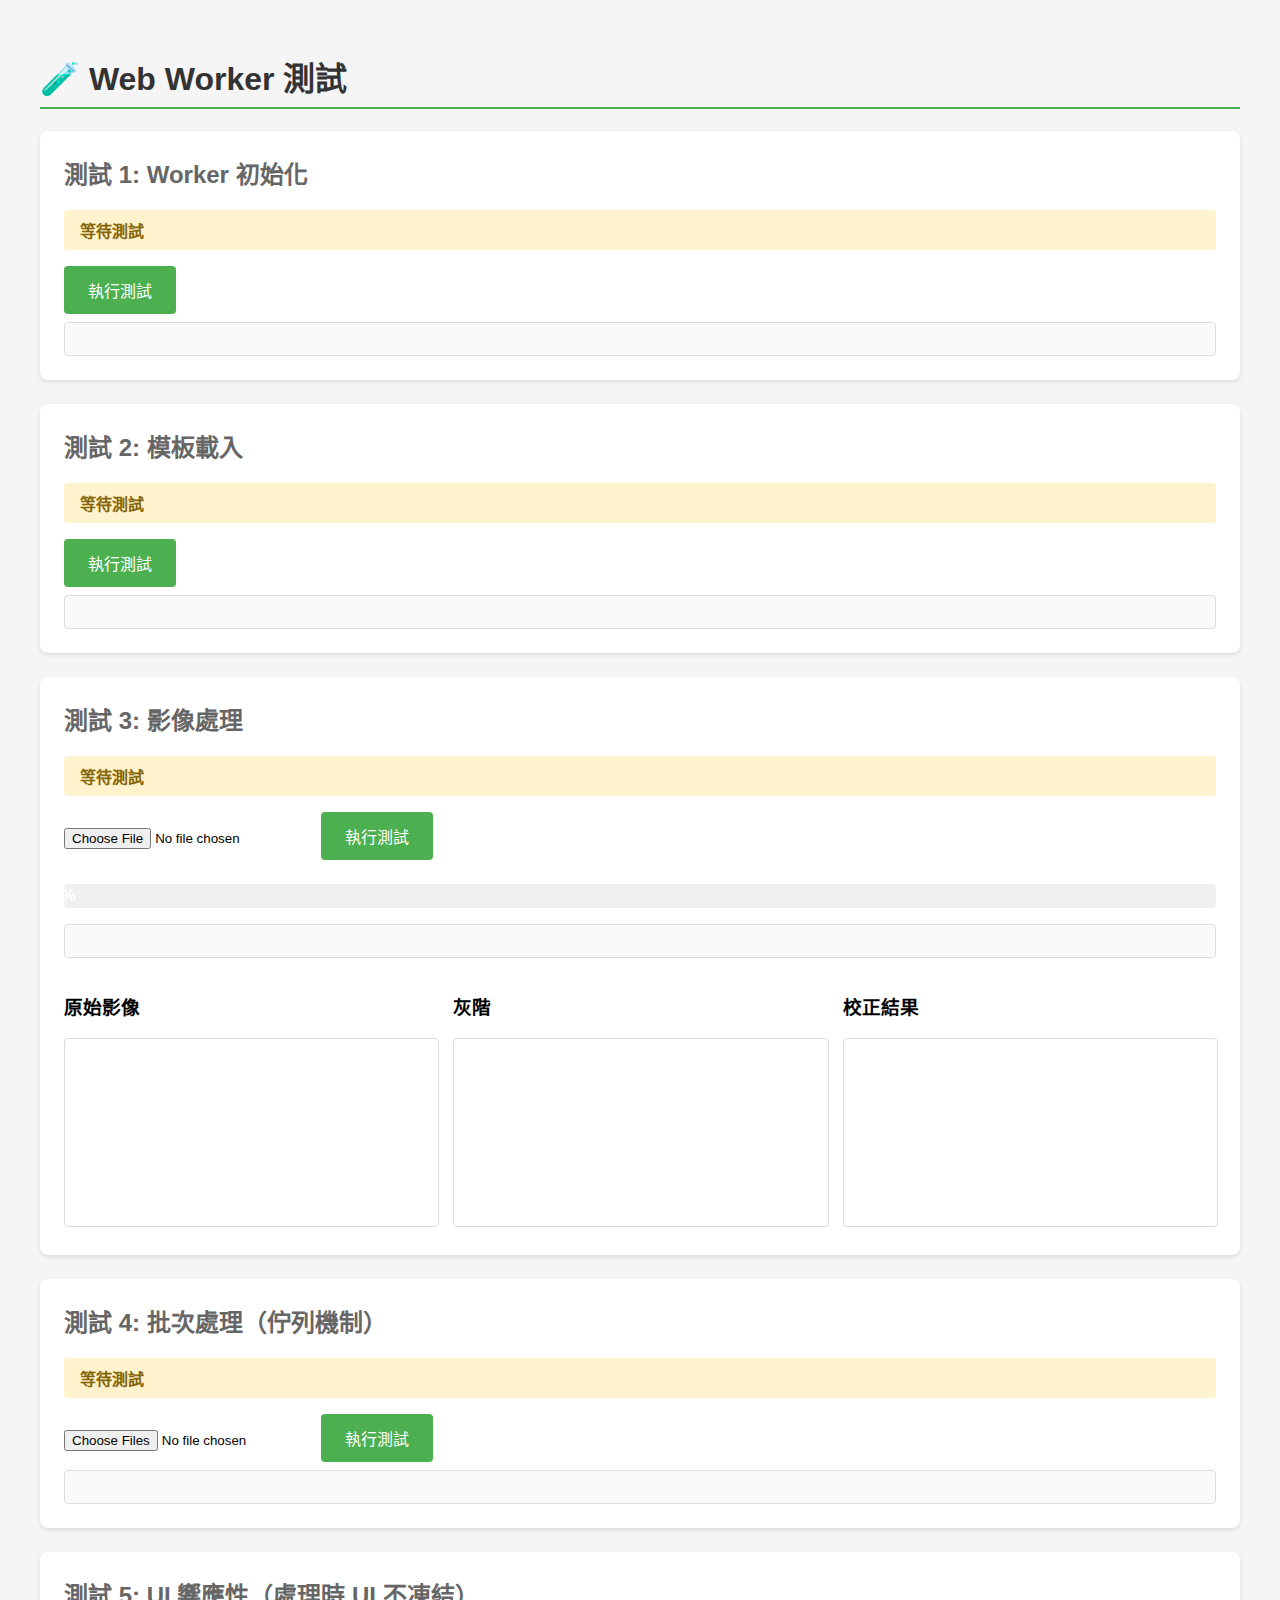
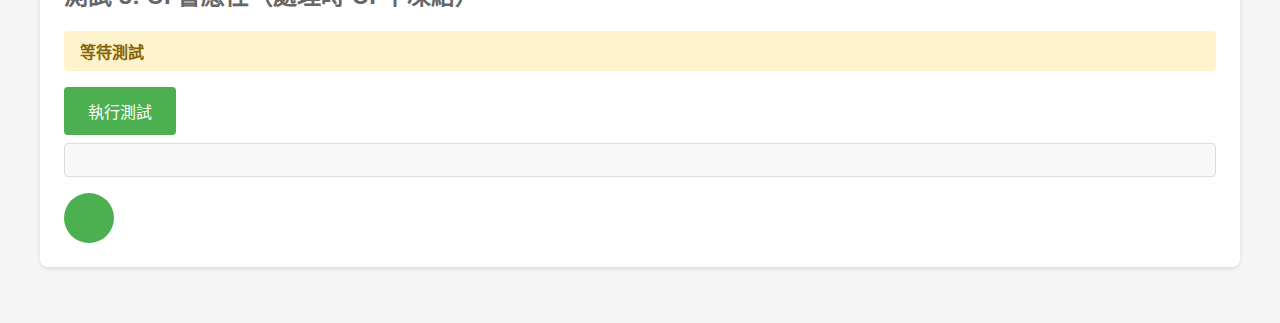
<file: serverless_web/tests/test-worker.html>
<!DOCTYPE html>
<html lang="zh-TW">
<head>
    <meta charset="UTF-8">
    <meta name="viewport" content="width=device-width, initial-scale=1.0">
    <title>Web Worker 測試 - OMR Checker</title>
    <style>
        body {
            font-family: 'Segoe UI', Tahoma, Geneva, Verdana, sans-serif;
            max-width: 1200px;
            margin: 0 auto;
            padding: 2rem;
            background: #f5f5f5;
        }

        .test-section {
            background: white;
            padding: 1.5rem;
            margin-bottom: 1.5rem;
            border-radius: 8px;
            box-shadow: 0 2px 4px rgba(0,0,0,0.1);
        }

        h1 {
            color: #333;
            border-bottom: 2px solid #4CAF50;
            padding-bottom: 0.5rem;
        }

        h2 {
            color: #666;
            margin-top: 0;
        }

        .status {
            padding: 0.5rem 1rem;
            border-radius: 4px;
            margin: 0.5rem 0;
            font-weight: bold;
        }

        .status.pending {
            background: #FFF3CD;
            color: #856404;
        }

        .status.running {
            background: #D1ECF1;
            color: #0C5460;
        }

        .status.success {
            background: #D4EDDA;
            color: #155724;
        }

        .status.error {
            background: #F8D7DA;
            color: #721C24;
        }

        button {
            padding: 0.75rem 1.5rem;
            background: #4CAF50;
            color: white;
            border: none;
            border-radius: 4px;
            cursor: pointer;
            font-size: 1rem;
            margin: 0.5rem 0.5rem 0.5rem 0;
        }

        button:hover {
            background: #45a049;
        }

        button:disabled {
            background: #ccc;
            cursor: not-allowed;
        }

        .progress-bar {
            width: 100%;
            height: 24px;
            background: #f0f0f0;
            border-radius: 4px;
            overflow: hidden;
            margin: 1rem 0;
        }

        .progress-fill {
            height: 100%;
            background: linear-gradient(90deg, #4CAF50, #8BC34A);
            width: 0%;
            transition: width 0.3s ease;
            display: flex;
            align-items: center;
            justify-content: center;
            color: white;
            font-weight: bold;
        }

        .log {
            background: #f9f9f9;
            border: 1px solid #ddd;
            border-radius: 4px;
            padding: 1rem;
            max-height: 300px;
            overflow-y: auto;
            font-family: 'Courier New', monospace;
            font-size: 0.9rem;
        }

        .log-entry {
            margin: 0.25rem 0;
            padding: 0.25rem;
        }

        .log-entry.info { color: #0C5460; }
        .log-entry.success { color: #155724; }
        .log-entry.error { color: #721C24; }
        .log-entry.warn { color: #856404; }

        input[type="file"] {
            margin: 1rem 0;
        }

        .results {
            display: grid;
            grid-template-columns: repeat(auto-fit, minmax(300px, 1fr));
            gap: 1rem;
            margin-top: 1rem;
        }

        canvas {
            width: 100%;
            border: 1px solid #ddd;
            border-radius: 4px;
        }
    </style>
</head>
<body>
    <h1>🧪 Web Worker 測試</h1>

    <!-- 測試 1: Worker 初始化 -->
    <div class="test-section">
        <h2>測試 1: Worker 初始化</h2>
        <div id="test1-status" class="status pending">等待測試</div>
        <button onclick="runTest1()">執行測試</button>
        <div id="test1-log" class="log"></div>
    </div>

    <!-- 測試 2: 模板載入 -->
    <div class="test-section">
        <h2>測試 2: 模板載入</h2>
        <div id="test2-status" class="status pending">等待測試</div>
        <button onclick="runTest2()">執行測試</button>
        <div id="test2-log" class="log"></div>
    </div>

    <!-- 測試 3: 影像處理 -->
    <div class="test-section">
        <h2>測試 3: 影像處理</h2>
        <div id="test3-status" class="status pending">等待測試</div>
        <input type="file" id="test3-input" accept="image/*">
        <button onclick="runTest3()">執行測試</button>
        <div class="progress-bar">
            <div id="test3-progress" class="progress-fill">0%</div>
        </div>
        <div id="test3-log" class="log"></div>
        <div class="results">
            <div>
                <h3>原始影像</h3>
                <canvas id="test3-canvas-original"></canvas>
            </div>
            <div>
                <h3>灰階</h3>
                <canvas id="test3-canvas-grayscale"></canvas>
            </div>
            <div>
                <h3>校正結果</h3>
                <canvas id="test3-canvas-corrected"></canvas>
            </div>
        </div>
    </div>

    <!-- 測試 4: 批次處理 -->
    <div class="test-section">
        <h2>測試 4: 批次處理（佇列機制）</h2>
        <div id="test4-status" class="status pending">等待測試</div>
        <input type="file" id="test4-input" accept="image/*" multiple>
        <button onclick="runTest4()">執行測試</button>
        <div id="test4-log" class="log"></div>
    </div>

    <!-- 測試 5: UI 響應性測試 -->
    <div class="test-section">
        <h2>測試 5: UI 響應性（處理時 UI 不凍結）</h2>
        <div id="test5-status" class="status pending">等待測試</div>
        <button onclick="runTest5()">執行測試</button>
        <div id="test5-log" class="log"></div>
        <div id="test5-animation" style="width: 50px; height: 50px; background: #4CAF50; border-radius: 50%; margin-top: 1rem; animation: spin 2s linear infinite;"></div>
    </div>

    <style>
        @keyframes spin {
            0% { transform: rotate(0deg); }
            100% { transform: rotate(360deg); }
        }
    </style>

    <script>
        let worker = null;
        let messageId = 0;
        let pendingRequests = new Map();

        // 發送訊息給 Worker
        function sendWorkerMessage(type, payload) {
            const id = ++messageId;

            return new Promise((resolve, reject) => {
                pendingRequests.set(id, { resolve, reject });

                worker.postMessage({
                    type,
                    payload,
                    id
                });

                setTimeout(() => {
                    if (pendingRequests.has(id)) {
                        pendingRequests.delete(id);
                        reject(new Error('Worker 回應逾時'));
                    }
                }, 30000);
            });
        }

        // 處理 Worker 訊息
        function handleWorkerMessage(e) {
            const { type, payload, id } = e.data;

            switch (type) {
                case 'ready':
                    log('test1', 'success', '✅ Worker 已就緒');
                    if (pendingRequests.has(id)) {
                        pendingRequests.get(id).resolve(payload);
                        pendingRequests.delete(id);
                    }
                    break;

                case 'progress':
                    updateProgress('test3', payload.percent, payload.message);
                    break;

                case 'result':
                    if (pendingRequests.has(id)) {
                        pendingRequests.get(id).resolve(payload);
                        pendingRequests.delete(id);
                    }
                    break;

                case 'error':
                    if (pendingRequests.has(id)) {
                        pendingRequests.get(id).reject(new Error(payload.message));
                        pendingRequests.delete(id);
                    }
                    break;
            }
        }

        // 測試 1: Worker 初始化
        async function runTest1() {
            setStatus('test1', 'running');
            clearLog('test1');

            try {
                log('test1', 'info', '🔧 建立 Worker...');

                worker = new Worker('../workers/image-worker.js');
                worker.onmessage = handleWorkerMessage;
                worker.onerror = (error) => {
                    log('test1', 'error', '❌ Worker 錯誤: ' + error.message);
                };

                log('test1', 'info', '📤 初始化 Worker（載入 OpenCV.js）...');

                await sendWorkerMessage('init', {
                    opencvPath: '../assets/lib/opencv.js'
                });

                setStatus('test1', 'success');
                log('test1', 'success', '✅ 測試通過！');

            } catch (error) {
                setStatus('test1', 'error');
                log('test1', 'error', '❌ 測試失敗: ' + error.message);
            }
        }

        // 測試 2: 模板載入
        async function runTest2() {
            setStatus('test2', 'running');
            clearLog('test2');

            try {
                if (!worker) {
                    throw new Error('請先執行測試 1');
                }

                log('test2', 'info', '📄 載入模板...');

                const response = await fetch('../templates/default-template.json');
                const template = await response.json();

                log('test2', 'info', `📤 傳送模板給 Worker: ${template.name}`);

                const result = await sendWorkerMessage('load_template', { template });

                log('test2', 'success', `✅ 模板載入成功: ${result.templateName}`);
                setStatus('test2', 'success');

            } catch (error) {
                setStatus('test2', 'error');
                log('test2', 'error', '❌ 測試失敗: ' + error.message);
            }
        }

        // 測試 3: 影像處理
        async function runTest3() {
            setStatus('test3', 'running');
            clearLog('test3');

            try {
                const fileInput = document.getElementById('test3-input');
                if (!fileInput.files[0]) {
                    throw new Error('請先選擇圖片檔案');
                }

                const file = fileInput.files[0];
                log('test3', 'info', `📁 載入檔案: ${file.name}`);

                // 載入影像
                const img = await loadImage(file);
                log('test3', 'info', `✅ 影像載入成功 (${img.width}x${img.height})`);

                // 轉換為 ImageData
                const imageData = imageToImageData(img);
                log('test3', 'info', '📤 傳送給 Worker 處理...');

                // 處理
                const results = await sendWorkerMessage('process_image', {
                    imageData: Array.from(imageData.data),
                    width: imageData.width,
                    height: imageData.height
                });

                // 顯示結果
                displayImageData('test3-canvas-original', results.original);
                displayImageData('test3-canvas-grayscale', results.grayscale);
                displayImageData('test3-canvas-corrected', results.corrected);

                log('test3', 'success', '✅ 處理完成！');
                setStatus('test3', 'success');

            } catch (error) {
                setStatus('test3', 'error');
                log('test3', 'error', '❌ 測試失敗: ' + error.message);
            }
        }

        // 測試 4: 批次處理
        async function runTest4() {
            setStatus('test4', 'running');
            clearLog('test4');

            try {
                const fileInput = document.getElementById('test4-input');
                if (fileInput.files.length === 0) {
                    throw new Error('請選擇多個圖片檔案');
                }

                const files = Array.from(fileInput.files);
                log('test4', 'info', `📦 準備處理 ${files.length} 個檔案`);

                const startTime = Date.now();

                for (let i = 0; i < files.length; i++) {
                    const file = files[i];
                    log('test4', 'info', `[${i + 1}/${files.length}] 處理: ${file.name}`);

                    const img = await loadImage(file);
                    const imageData = imageToImageData(img);

                    await sendWorkerMessage('process_image', {
                        imageData: Array.from(imageData.data),
                        width: imageData.width,
                        height: imageData.height
                    });

                    log('test4', 'success', `✅ [${i + 1}/${files.length}] 完成`);
                }

                const elapsed = ((Date.now() - startTime) / 1000).toFixed(2);
                log('test4', 'success', `✅ 批次處理完成！總耗時: ${elapsed} 秒`);
                setStatus('test4', 'success');

            } catch (error) {
                setStatus('test4', 'error');
                log('test4', 'error', '❌ 測試失敗: ' + error.message);
            }
        }

        // 測試 5: UI 響應性
        async function runTest5() {
            setStatus('test5', 'running');
            clearLog('test5');

            try {
                log('test5', 'info', '⏰ 注意觀察動畫是否持續旋轉');
                log('test5', 'info', '🔄 開始長時間處理（模擬大圖片）...');

                // 建立一個大的測試影像
                const canvas = document.createElement('canvas');
                canvas.width = 2000;
                canvas.height = 2000;
                const ctx = canvas.getContext('2d');
                ctx.fillStyle = '#ffffff';
                ctx.fillRect(0, 0, canvas.width, canvas.height);

                const imageData = ctx.getImageData(0, 0, canvas.width, canvas.height);

                log('test5', 'info', '📤 傳送給 Worker...');

                await sendWorkerMessage('process_image', {
                    imageData: Array.from(imageData.data),
                    width: imageData.width,
                    height: imageData.height
                });

                log('test5', 'success', '✅ 處理完成！動畫應該沒有凍結');
                setStatus('test5', 'success');

            } catch (error) {
                setStatus('test5', 'error');
                log('test5', 'error', '❌ 測試失敗: ' + error.message);
            }
        }

        // 輔助函數
        function loadImage(file) {
            return new Promise((resolve, reject) => {
                const reader = new FileReader();
                reader.onload = (e) => {
                    const img = new Image();
                    img.onload = () => resolve(img);
                    img.onerror = reject;
                    img.src = e.target.result;
                };
                reader.onerror = reject;
                reader.readAsDataURL(file);
            });
        }

        function imageToImageData(img) {
            const canvas = document.createElement('canvas');
            canvas.width = img.width;
            canvas.height = img.height;
            const ctx = canvas.getContext('2d');
            ctx.drawImage(img, 0, 0);
            return ctx.getImageData(0, 0, canvas.width, canvas.height);
        }

        function displayImageData(canvasId, imageDataObj) {
            const canvas = document.getElementById(canvasId);
            canvas.width = imageDataObj.width;
            canvas.height = imageDataObj.height;
            const ctx = canvas.getContext('2d');
            const imageData = new ImageData(
                new Uint8ClampedArray(imageDataObj.data),
                imageDataObj.width,
                imageDataObj.height
            );
            ctx.putImageData(imageData, 0, 0);
        }

        function setStatus(testId, status) {
            const statusEl = document.getElementById(`${testId}-status`);
            statusEl.className = `status ${status}`;
            statusEl.textContent = {
                pending: '等待測試',
                running: '執行中...',
                success: '✅ 測試通過',
                error: '❌ 測試失敗'
            }[status];
        }

        function log(testId, level, message) {
            const logEl = document.getElementById(`${testId}-log`);
            const entry = document.createElement('div');
            entry.className = `log-entry ${level}`;
            entry.textContent = `[${new Date().toLocaleTimeString()}] ${message}`;
            logEl.appendChild(entry);
            logEl.scrollTop = logEl.scrollHeight;
        }

        function clearLog(testId) {
            document.getElementById(`${testId}-log`).innerHTML = '';
        }

        function updateProgress(testId, percent, message) {
            const progressEl = document.getElementById(`${testId}-progress`);
            progressEl.style.width = `${percent}%`;
            progressEl.textContent = `${percent}%`;
            log(testId, 'info', `📊 ${percent}% - ${message}`);
        }
    </script>
</body>
</html>
</file>
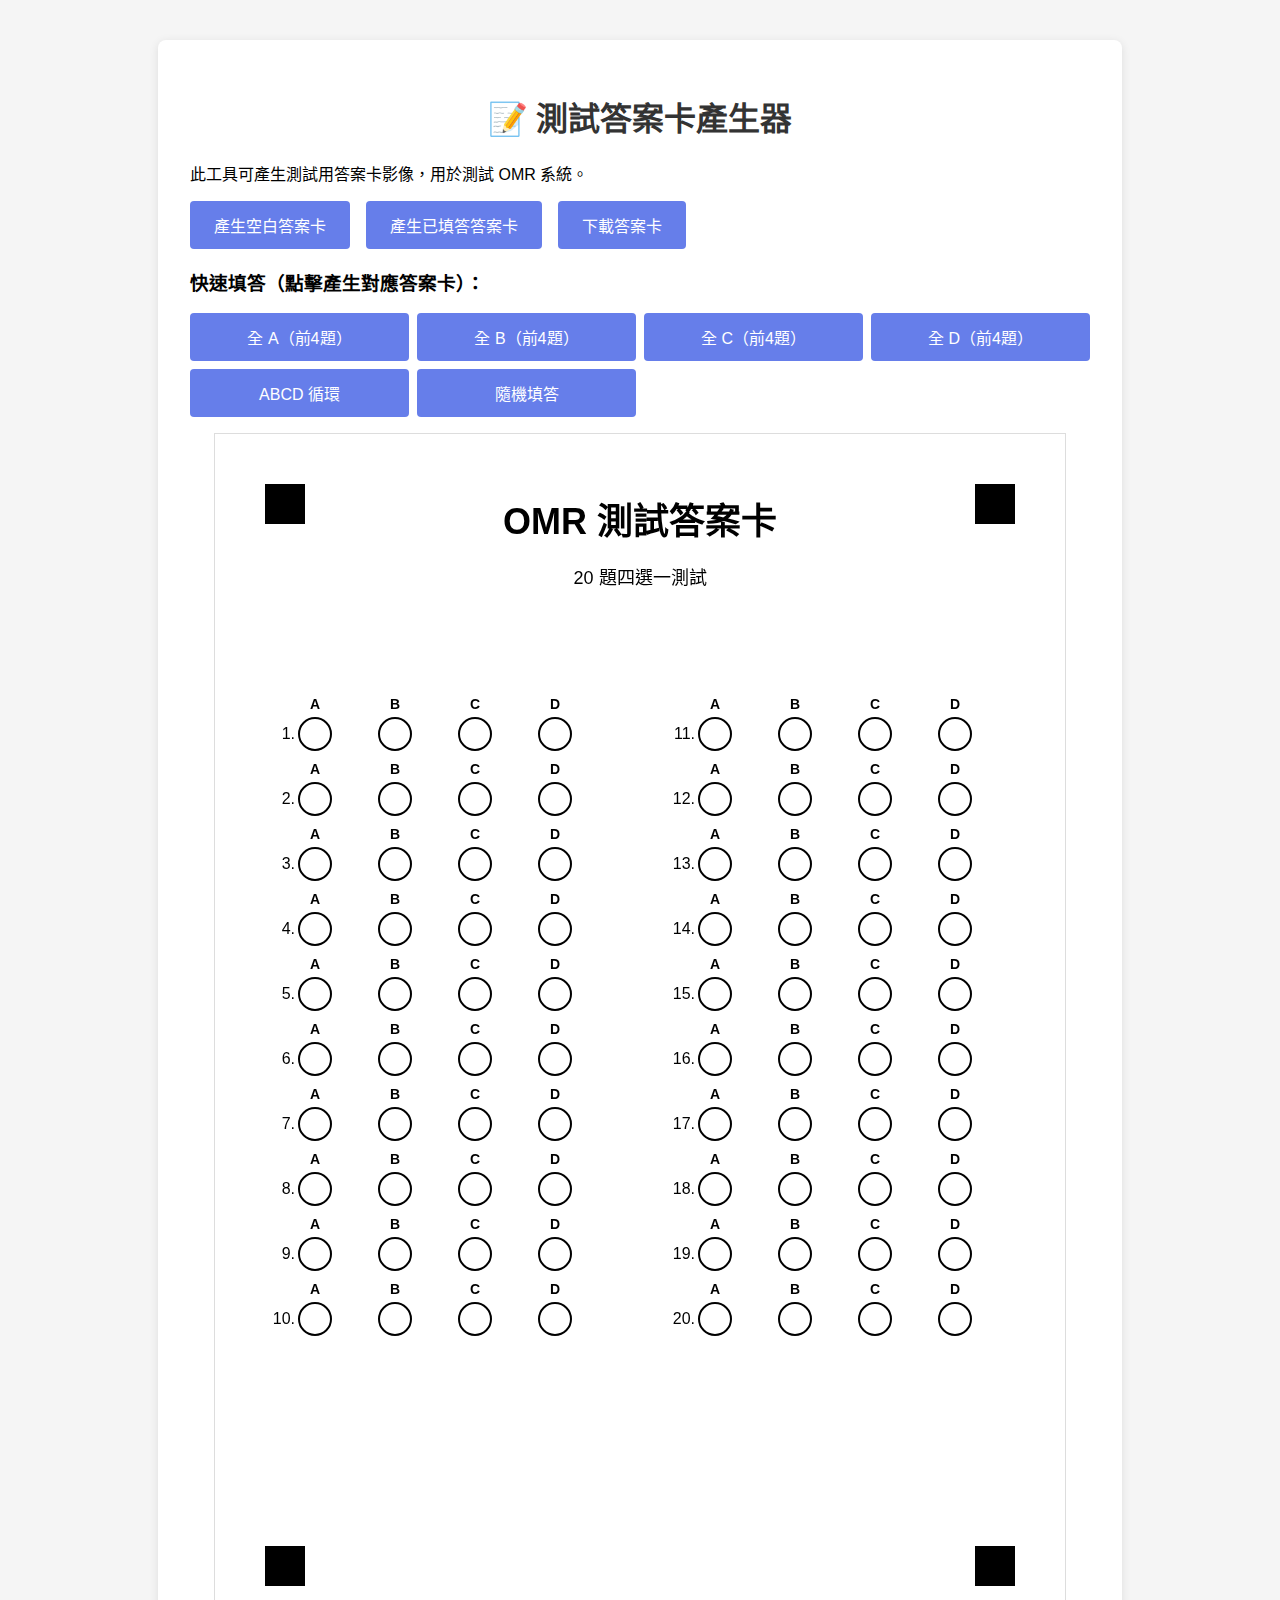
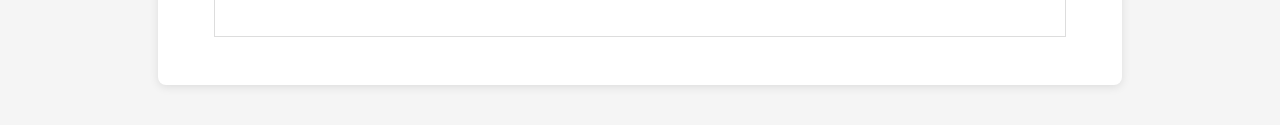
<file: serverless_web/tools/generate-test-sheet.html>
<!DOCTYPE html>
<html lang="zh-TW">
<head>
    <meta charset="UTF-8">
    <meta name="viewport" content="width=device-width, initial-scale=1.0">
    <title>測試答案卡產生器</title>
    <style>
        body {
            font-family: Arial, sans-serif;
            padding: 2rem;
            background: #f5f5f5;
        }

        .container {
            max-width: 900px;
            margin: 0 auto;
            background: white;
            padding: 2rem;
            border-radius: 0.5rem;
            box-shadow: 0 2px 10px rgba(0, 0, 0, 0.1);
        }

        h1 {
            text-align: center;
            color: #333;
        }

        .controls {
            margin: 1rem 0;
            display: flex;
            gap: 1rem;
        }

        button {
            padding: 0.75rem 1.5rem;
            background: #667eea;
            color: white;
            border: none;
            border-radius: 0.25rem;
            cursor: pointer;
            font-size: 1rem;
        }

        button:hover {
            background: #5568d3;
        }

        #canvas {
            border: 1px solid #ddd;
            display: block;
            margin: 1rem auto;
            background: white;
        }

        .answer-input {
            display: grid;
            grid-template-columns: repeat(4, 1fr);
            gap: 0.5rem;
            margin: 1rem 0;
        }

        .answer-input label {
            display: flex;
            align-items: center;
            gap: 0.25rem;
        }
    </style>
</head>
<body>
    <div class="container">
        <h1>📝 測試答案卡產生器</h1>
        <p>此工具可產生測試用答案卡影像，用於測試 OMR 系統。</p>

        <div class="controls">
            <button onclick="generateBlankSheet()">產生空白答案卡</button>
            <button onclick="generateFilledSheet()">產生已填答答案卡</button>
            <button onclick="downloadImage()">下載答案卡</button>
        </div>

        <h3>快速填答（點擊產生對應答案卡）：</h3>
        <div class="answer-input">
            <button onclick="fillPattern('AAAA')">全 A（前4題）</button>
            <button onclick="fillPattern('BBBB')">全 B（前4題）</button>
            <button onclick="fillPattern('CCCC')">全 C（前4題）</button>
            <button onclick="fillPattern('DDDD')">全 D（前4題）</button>
            <button onclick="fillPattern('ABCD')">ABCD 循環</button>
            <button onclick="fillPattern('RANDOM')">隨機填答</button>
        </div>

        <canvas id="canvas" width="850" height="1202"></canvas>
    </div>

    <script>
        const canvas = document.getElementById('canvas');
        const ctx = canvas.getContext('2d');

        // 模板配置（與 default-template.json 相同）
        const config = {
            page: { width: 850, height: 1202 },
            bubbles: { diameter: 32 },
            layout: {
                regions: [
                    {
                        id: "questions_1_10",
                        origin: { x: 100, y: 300 },
                        questions: { start: 1, end: 10, gap: 65 },
                        options: { values: ["A", "B", "C", "D"], gap: 80 }
                    },
                    {
                        id: "questions_11_20",
                        origin: { x: 500, y: 300 },
                        questions: { start: 11, end: 20, gap: 65 },
                        options: { values: ["A", "B", "C", "D"], gap: 80 }
                    }
                ]
            }
        };

        // 產生空白答案卡
        function generateBlankSheet() {
            // 背景
            ctx.fillStyle = 'white';
            ctx.fillRect(0, 0, canvas.width, canvas.height);

            // 標題
            ctx.fillStyle = 'black';
            ctx.font = 'bold 36px Arial';
            ctx.textAlign = 'center';
            ctx.fillText('OMR 測試答案卡', canvas.width / 2, 100);

            // 說明
            ctx.font = '18px Arial';
            ctx.fillText('20 題四選一測試', canvas.width / 2, 150);

            // 繪製題目和選項
            drawAllBubbles(false);

            // 繪製四個角落標記（用於透視校正）
            drawCornerMarkers();
        }

        // 產生已填答答案卡
        function generateFilledSheet() {
            generateBlankSheet();

            // 根據預設答案填充
            const answers = {
                1: 'A', 2: 'B', 3: 'C', 4: 'D', 5: 'A',
                6: 'B', 7: 'C', 8: 'D', 9: 'A', 10: 'B',
                11: 'C', 12: 'D', 13: 'A', 14: 'B', 15: 'C',
                16: 'D', 17: 'A', 18: 'B', 19: 'C', 20: 'D'
            };

            fillBubbles(answers);
        }

        // 繪製所有標記圓圈
        function drawAllBubbles(filled = false) {
            config.layout.regions.forEach(region => {
                const { origin, questions, options } = region;

                for (let q = questions.start; q <= questions.end; q++) {
                    const questionIndex = q - questions.start;
                    const y = origin.y + (questionIndex * questions.gap);

                    // 題號
                    ctx.fillStyle = 'black';
                    ctx.font = '16px Arial';
                    ctx.textAlign = 'right';
                    ctx.fillText(`${q}.`, origin.x - 20, y + 5);

                    // 選項標記
                    options.values.forEach((option, optionIndex) => {
                        const x = origin.x + (optionIndex * options.gap);

                        // 選項字母
                        ctx.textAlign = 'center';
                        ctx.font = 'bold 14px Arial';
                        ctx.fillText(option, x, y - 25);

                        // 畫圓圈
                        ctx.beginPath();
                        ctx.arc(x, y, config.bubbles.diameter / 2, 0, 2 * Math.PI);
                        ctx.strokeStyle = 'black';
                        ctx.lineWidth = 2;
                        ctx.stroke();

                        if (filled) {
                            ctx.fillStyle = 'black';
                            ctx.fill();
                        }
                    });
                }
            });
        }

        // 填充特定答案
        function fillBubbles(answers) {
            config.layout.regions.forEach(region => {
                const { origin, questions, options } = region;

                for (let q = questions.start; q <= questions.end; q++) {
                    const answer = answers[q];
                    if (!answer) continue;

                    const questionIndex = q - questions.start;
                    const y = origin.y + (questionIndex * questions.gap);

                    const optionIndex = options.values.indexOf(answer);
                    if (optionIndex === -1) continue;

                    const x = origin.x + (optionIndex * options.gap);

                    // 填充圓圈
                    ctx.beginPath();
                    ctx.arc(x, y, config.bubbles.diameter / 2 - 3, 0, 2 * Math.PI);
                    ctx.fillStyle = 'black';
                    ctx.fill();
                }
            });
        }

        // 繪製四個角落標記
        function drawCornerMarkers() {
            const markerSize = 40;
            const offset = 50;

            ctx.fillStyle = 'black';

            // 左上
            ctx.fillRect(offset, offset, markerSize, markerSize);

            // 右上
            ctx.fillRect(canvas.width - offset - markerSize, offset, markerSize, markerSize);

            // 左下
            ctx.fillRect(offset, canvas.height - offset - markerSize, markerSize, markerSize);

            // 右下
            ctx.fillRect(canvas.width - offset - markerSize, canvas.height - offset - markerSize, markerSize, markerSize);
        }

        // 填答模式
        function fillPattern(pattern) {
            generateBlankSheet();

            const answers = {};

            if (pattern === 'RANDOM') {
                const options = ['A', 'B', 'C', 'D'];
                for (let i = 1; i <= 20; i++) {
                    answers[i] = options[Math.floor(Math.random() * 4)];
                }
            } else if (pattern === 'ABCD') {
                const options = ['A', 'B', 'C', 'D'];
                for (let i = 1; i <= 20; i++) {
                    answers[i] = options[(i - 1) % 4];
                }
            } else {
                // AAAA, BBBB, CCCC, DDDD
                const option = pattern[0];
                for (let i = 1; i <= 20; i++) {
                    answers[i] = option;
                }
            }

            fillBubbles(answers);
        }

        // 下載答案卡
        function downloadImage() {
            canvas.toBlob(blob => {
                const url = URL.createObjectURL(blob);
                const a = document.createElement('a');
                a.href = url;
                a.download = 'test-answer-sheet.jpg';
                a.click();
                URL.revokeObjectURL(url);
            }, 'image/jpeg', 0.95);
        }

        // 初始化：產生空白答案卡
        generateBlankSheet();
    </script>
</body>
</html>
</file>
